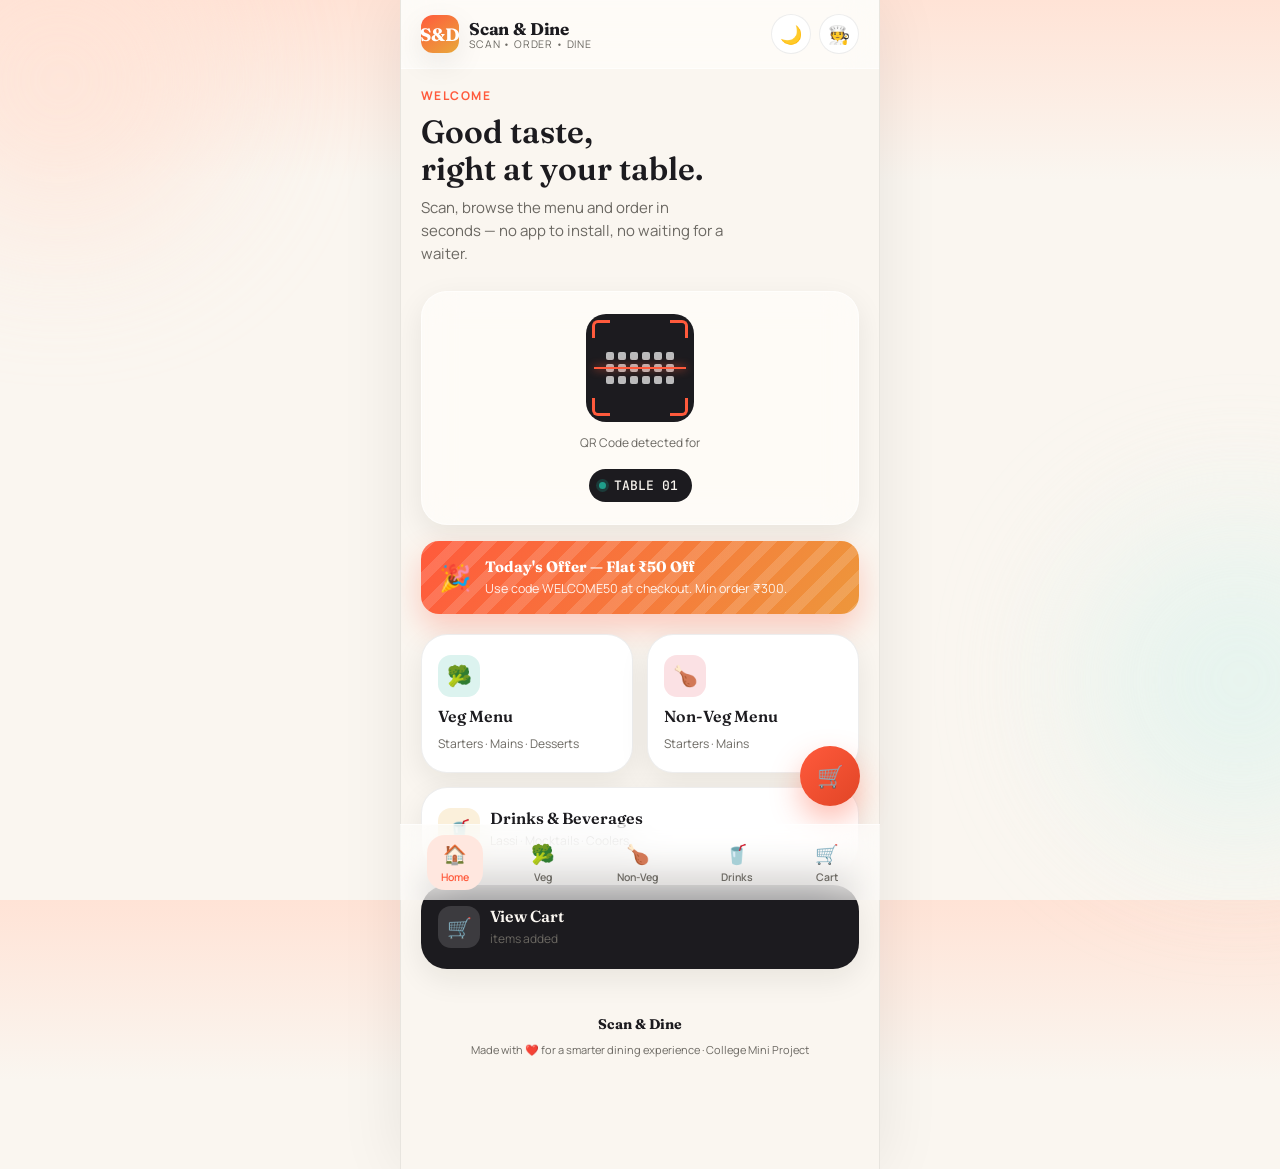
<file: Scan-And-Dine/index.html>
<!DOCTYPE html>
<html lang="en">
<head>
<meta charset="UTF-8">
<meta name="viewport" content="width=device-width, initial-scale=1.0">
<title>Scan & Dine — Scan • Order • Dine</title>
<meta name="description" content="Scan & Dine — a QR code based restaurant ordering system. Browse the menu, order and pay, all from your table.">
<link rel="stylesheet" href="css/style.css">
</head>
<body data-nav="home">

  <!-- Loading animation shown briefly on every page load -->
  <div class="loader-overlay">
    <div class="loader-mark">S&D</div>
    <p>Setting your table…</p>
  </div>

  <div class="app-shell">
    <div class="bg-blob b1"></div>
    <div class="bg-blob b2"></div>

    <!-- ============ TOPBAR ============ -->
    <header class="topbar">
      <div class="brand">
        <div class="brand-logo">S&D</div>
        <div>
          <div class="brand-name">Scan & Dine</div>
          <div class="brand-tag">Scan • Order • Dine</div>
        </div>
      </div>
      <div style="display:flex; gap:8px;">
        <button class="icon-btn theme-toggle" aria-label="Toggle dark mode">🌙</button>
        <a href="waiter-dashboard.html" class="icon-btn" aria-label="Waiter dashboard" title="Waiter Dashboard">🧑‍🍳</a>
      </div>
    </header>

    <!-- ============ HERO ============ -->
    <section class="hero">
      <div class="hero-eyebrow">Welcome</div>
      <h1>Good taste,<br>right at your table.</h1>
      <p class="lead">Scan, browse the menu and order in seconds — no app to install, no waiting for a waiter.</p>
    </section>

    <!-- ============ QR / TABLE DETECTION ============ -->
    <section class="scan-frame glass">
      <div class="scan-box">
        <div class="qr-dots">
          <i></i><i></i><i></i><i></i><i></i><i></i>
          <i></i><i></i><i></i><i></i><i></i><i></i>
          <i></i><i></i><i></i><i></i><i></i><i></i>
        </div>
        <div class="corner tl"></div><div class="corner tr"></div>
        <div class="corner bl"></div><div class="corner br"></div>
        <div class="scan-line"></div>
      </div>
      <p class="scan-label">QR Code detected for</p>
      <div class="table-chip" style="margin-top:8px;">
        <span class="dot"></span> TABLE <span class="js-table-number">01</span>
      </div>
    </section>

    <!-- ============ OFFER BANNER ============ -->
    <div class="offer-banner">
      <div class="offer-icon">🎉</div>
      <div class="offer-text">
        <strong>Today's Offer — Flat ₹50 Off</strong>
        <span>Use code WELCOME50 at checkout. Min order ₹300.</span>
      </div>
    </div>

    <!-- ============ CATEGORY GRID ============ -->
    <section class="menu-grid">
      <a href="veg-category.html" class="menu-tile card veg fade-up">
        <div class="tile-icon">🥦</div>
        <h3>Veg Menu</h3>
        <span class="count">Starters · Mains · Desserts</span>
      </a>
      <a href="nonveg-category.html" class="menu-tile card nonveg fade-up">
        <div class="tile-icon">🍗</div>
        <h3>Non-Veg Menu</h3>
        <span class="count">Starters · Mains</span>
      </a>
      <a href="drinks.html" class="menu-tile card drinks wide fade-up">
        <div class="tile-icon">🥤</div>
        <div>
          <h3>Drinks & Beverages</h3>
          <span class="count">Lassi · Mocktails · Coolers</span>
        </div>
      </a>
      <a href="cart.html" class="menu-tile card wide fade-up" style="background:var(--ink); color:var(--bg);">
        <div class="tile-icon" style="background:rgba(255,255,255,0.14);">🛒</div>
        <div>
          <h3 style="color:var(--bg);">View Cart</h3>
          <span class="count" style="color:var(--ink-soft);"><span class="cart-count-badge" style="display:inline-flex;position:static;border:none;">0</span> items added</span>
        </div>
      </a>
    </section>

    <footer class="app-footer">
      <div class="f-logo">Scan & Dine</div>
      <small>Made with ❤️ for a smarter dining experience · College Mini Project</small>
    </footer>
  </div>

  <!-- Floating cart button -->
  <a href="cart.html" class="fab" aria-label="View cart">
    🛒
    <span class="fab-badge cart-count-badge" style="display:none;">0</span>
  </a>

  <!-- ============ BOTTOM NAV ============ -->
  <nav class="bottom-nav">
    <div class="bottom-nav-inner">
      <a href="index.html" class="nav-item" data-page="home"><span class="nav-ic">🏠</span>Home</a>
      <a href="veg-category.html" class="nav-item" data-page="veg"><span class="nav-ic">🥦</span>Veg</a>
      <a href="nonveg-category.html" class="nav-item" data-page="nonveg"><span class="nav-ic">🍗</span>Non-Veg</a>
      <a href="drinks.html" class="nav-item" data-page="drinks"><span class="nav-ic">🥤</span>Drinks</a>
      <a href="cart.html" class="nav-item" data-page="cart"><span class="nav-ic">🛒</span>Cart</a>
    </div>
  </nav>

  <script src="js/app.js"></script>
</body>
</html>
</file>
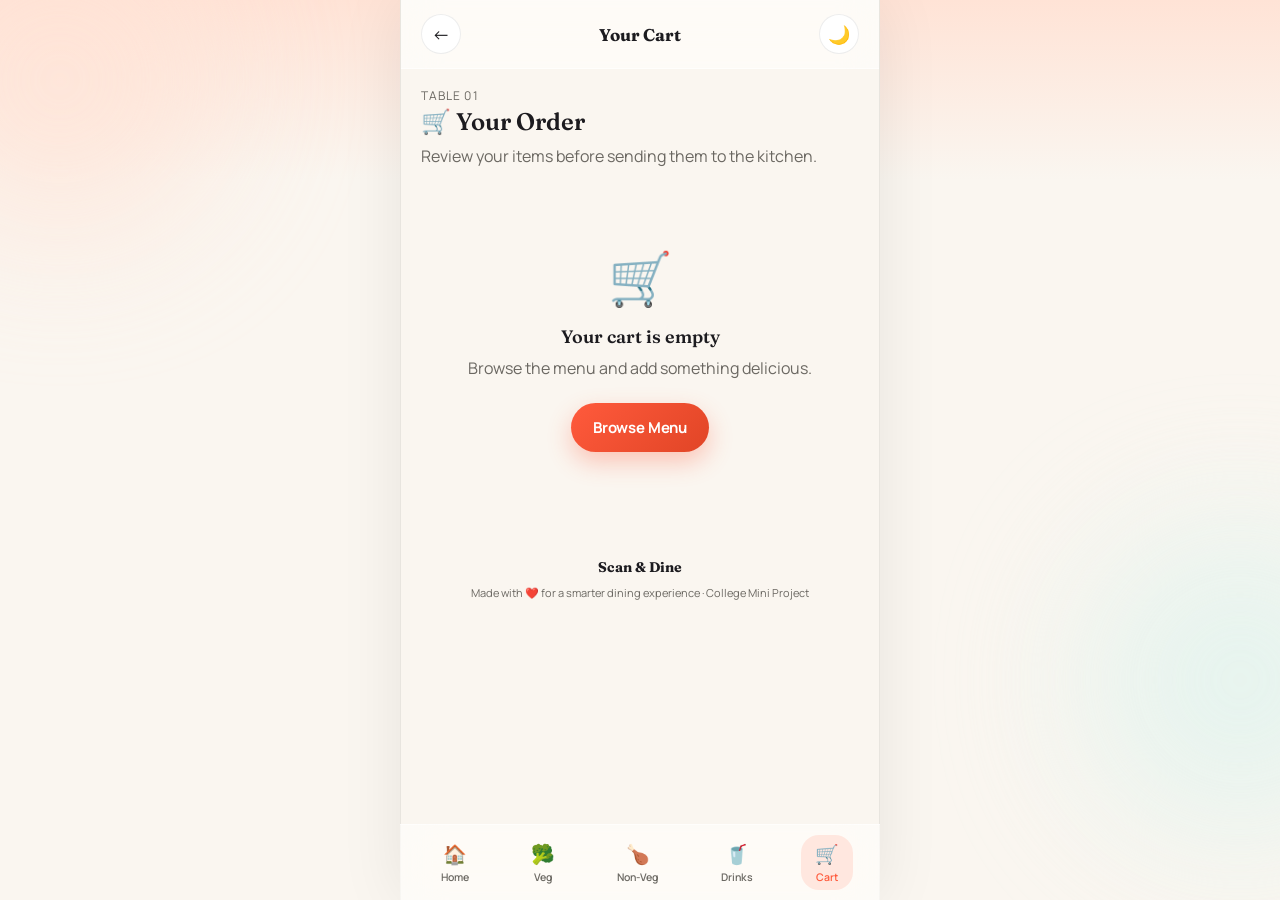
<file: Scan-And-Dine/cart.html>
<!DOCTYPE html>
<html lang="en">
<head>
<meta charset="UTF-8">
<meta name="viewport" content="width=device-width, initial-scale=1.0">
<title>Your Cart — Scan & Dine</title>
<link rel="stylesheet" href="css/style.css">
</head>
<body data-nav="cart">

  <div class="loader-overlay">
    <div class="loader-mark">S&D</div>
    <p>Fetching your cart…</p>
  </div>

  <div class="app-shell">
    <div class="bg-blob b1"></div>
    <div class="bg-blob b2"></div>

    <header class="topbar">
      <a href="index.html" class="icon-btn" aria-label="Back to home">←</a>
      <div class="brand-name">Your Cart</div>
      <button class="icon-btn theme-toggle" aria-label="Toggle dark mode">🌙</button>
    </header>

    <div class="page-header">
      <div class="crumb">Table <span class="js-table-number">01</span></div>
      <h1>🛒 Your Order</h1>
      <p>Review your items before sending them to the kitchen.</p>
    </div>

    <div id="cartList" class="item-list"></div>

    <div id="cartSummarySection">
      <div class="section-title">Cooking Instructions</div>
      <div class="instructions-box card">
        <textarea id="instructionsInput" class="field" rows="3" placeholder="e.g. Less spicy, no onion, allergic to peanuts…"></textarea>
      </div>

      <div class="section-title">Coupon Code</div>
      <div class="coupon-box card">
        <div class="coupon-row">
          <input id="couponInput" class="field" type="text" placeholder="Try SND10 or WELCOME50">
          <button id="applyCouponBtn" class="btn btn-secondary btn-sm">Apply</button>
        </div>
      </div>

      <div class="section-title">Bill Summary</div>
      <div id="billSummary" class="bill-summary"></div>

      <div class="action-row" style="padding-top:0;">
        <button id="clearCartBtn" class="btn btn-secondary btn-block">Clear Cart</button>
      </div>
      <div class="sticky-cta">
        <button id="placeOrderBtn" class="btn btn-primary btn-block">Place Order 🎉</button>
      </div>
    </div>

    <footer class="app-footer">
      <div class="f-logo">Scan & Dine</div>
      <small>Made with ❤️ for a smarter dining experience · College Mini Project</small>
    </footer>
  </div>

  <nav class="bottom-nav">
    <div class="bottom-nav-inner">
      <a href="index.html" class="nav-item" data-page="home"><span class="nav-ic">🏠</span>Home</a>
      <a href="veg-category.html" class="nav-item" data-page="veg"><span class="nav-ic">🥦</span>Veg</a>
      <a href="nonveg-category.html" class="nav-item" data-page="nonveg"><span class="nav-ic">🍗</span>Non-Veg</a>
      <a href="drinks.html" class="nav-item" data-page="drinks"><span class="nav-ic">🥤</span>Drinks</a>
      <a href="cart.html" class="nav-item" data-page="cart"><span class="nav-ic">🛒</span>Cart</a>
    </div>
  </nav>

  <script src="js/app.js"></script>
  <script src="js/cart.js"></script>
</body>
</html>
</file>
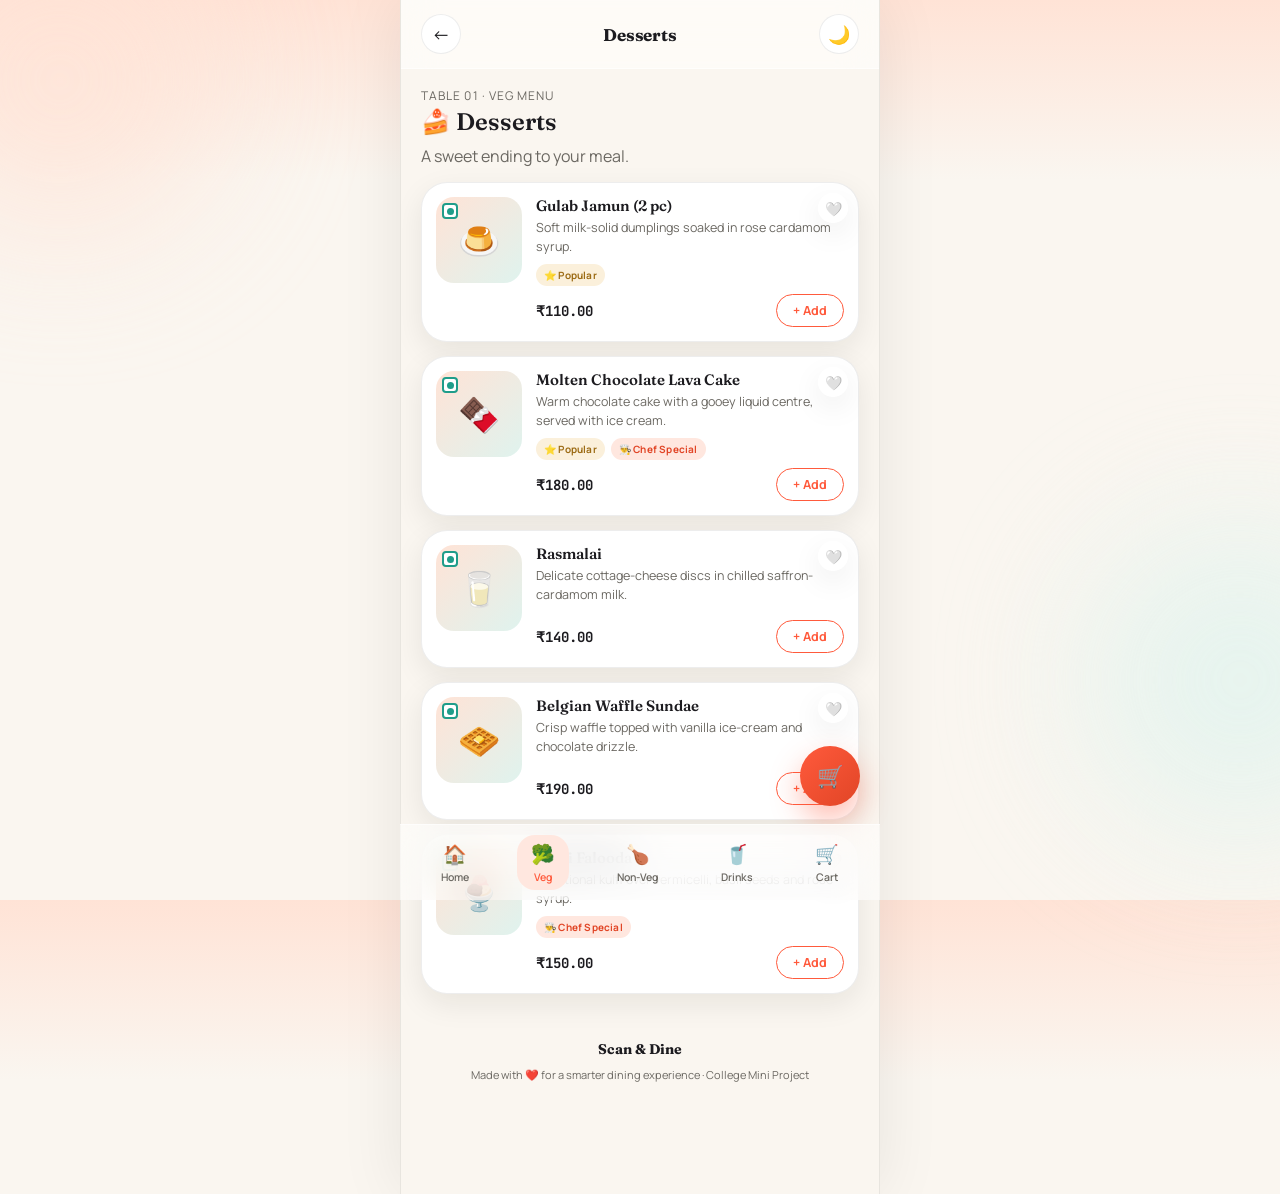
<file: Scan-And-Dine/desserts.html>
<!DOCTYPE html>
<html lang="en">
<head>
<meta charset="UTF-8">
<meta name="viewport" content="width=device-width, initial-scale=1.0">
<title>Desserts — Scan & Dine</title>
<link rel="stylesheet" href="css/style.css">
</head>
<body data-nav="veg">

  <div class="loader-overlay">
    <div class="loader-mark">S&D</div>
    <p>Plating up desserts…</p>
  </div>

  <div class="app-shell">
    <div class="bg-blob b1"></div>
    <div class="bg-blob b2"></div>

    <header class="topbar">
      <a href="veg-category.html" class="icon-btn" aria-label="Back">←</a>
      <div class="brand-name">Desserts</div>
      <button class="icon-btn theme-toggle" aria-label="Toggle dark mode">🌙</button>
    </header>

    <div class="page-header">
      <div class="crumb">Table <span class="js-table-number">01</span> · Veg Menu</div>
      <h1>🍰 Desserts</h1>
      <p>A sweet ending to your meal.</p>
    </div>

    <div id="itemList" class="item-list"></div>

    <footer class="app-footer">
      <div class="f-logo">Scan & Dine</div>
      <small>Made with ❤️ for a smarter dining experience · College Mini Project</small>
    </footer>
  </div>

  <a href="cart.html" class="fab" aria-label="View cart">
    🛒
    <span class="fab-badge cart-count-badge" style="display:none;">0</span>
  </a>

  <nav class="bottom-nav">
    <div class="bottom-nav-inner">
      <a href="index.html" class="nav-item" data-page="home"><span class="nav-ic">🏠</span>Home</a>
      <a href="veg-category.html" class="nav-item" data-page="veg"><span class="nav-ic">🥦</span>Veg</a>
      <a href="nonveg-category.html" class="nav-item" data-page="nonveg"><span class="nav-ic">🍗</span>Non-Veg</a>
      <a href="drinks.html" class="nav-item" data-page="drinks"><span class="nav-ic">🥤</span>Drinks</a>
      <a href="cart.html" class="nav-item" data-page="cart"><span class="nav-ic">🛒</span>Cart</a>
    </div>
  </nav>

  <script src="js/app.js"></script>
  <script>
    document.addEventListener('DOMContentLoaded', () => {
      renderMenuItems('#itemList', 'desserts');
    });
  </script>
</body>
</html>
</file>
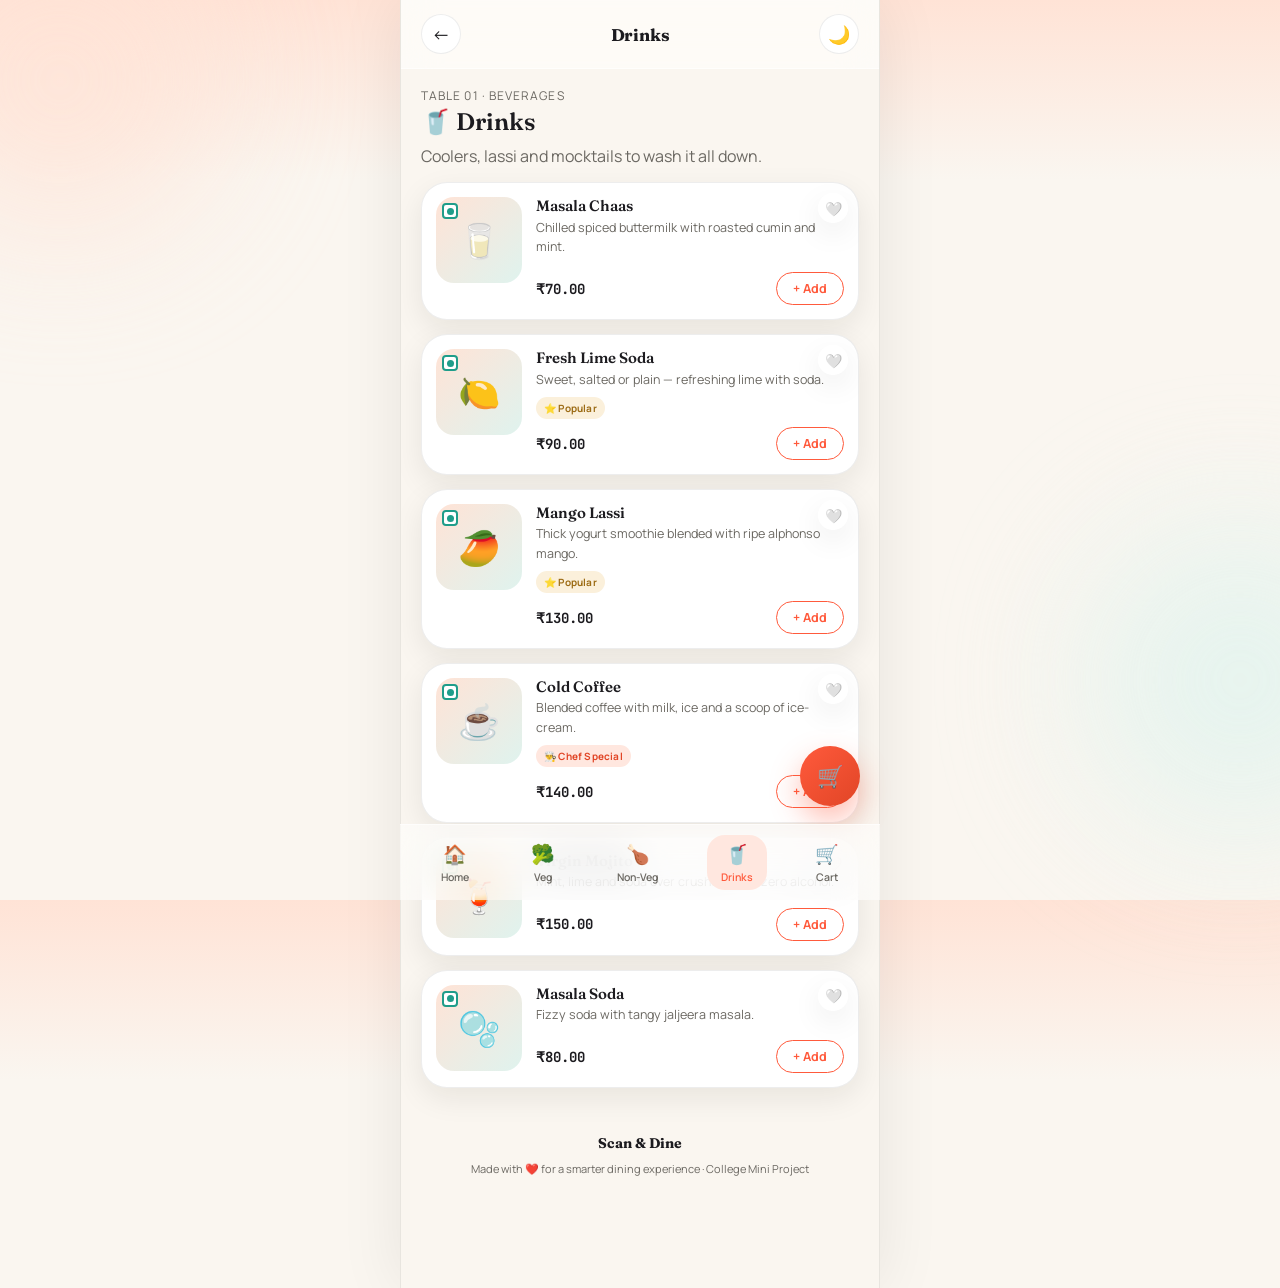
<file: Scan-And-Dine/drinks.html>
<!DOCTYPE html>
<html lang="en">
<head>
<meta charset="UTF-8">
<meta name="viewport" content="width=device-width, initial-scale=1.0">
<title>Drinks — Scan & Dine</title>
<link rel="stylesheet" href="css/style.css">
</head>
<body data-nav="drinks">

  <div class="loader-overlay">
    <div class="loader-mark">S&D</div>
    <p>Plating up drinks…</p>
  </div>

  <div class="app-shell">
    <div class="bg-blob b1"></div>
    <div class="bg-blob b2"></div>

    <header class="topbar">
      <a href="index.html" class="icon-btn" aria-label="Back">←</a>
      <div class="brand-name">Drinks</div>
      <button class="icon-btn theme-toggle" aria-label="Toggle dark mode">🌙</button>
    </header>

    <div class="page-header">
      <div class="crumb">Table <span class="js-table-number">01</span> · Beverages</div>
      <h1>🥤 Drinks</h1>
      <p>Coolers, lassi and mocktails to wash it all down.</p>
    </div>

    <div id="itemList" class="item-list"></div>

    <footer class="app-footer">
      <div class="f-logo">Scan & Dine</div>
      <small>Made with ❤️ for a smarter dining experience · College Mini Project</small>
    </footer>
  </div>

  <a href="cart.html" class="fab" aria-label="View cart">
    🛒
    <span class="fab-badge cart-count-badge" style="display:none;">0</span>
  </a>

  <nav class="bottom-nav">
    <div class="bottom-nav-inner">
      <a href="index.html" class="nav-item" data-page="home"><span class="nav-ic">🏠</span>Home</a>
      <a href="veg-category.html" class="nav-item" data-page="veg"><span class="nav-ic">🥦</span>Veg</a>
      <a href="nonveg-category.html" class="nav-item" data-page="nonveg"><span class="nav-ic">🍗</span>Non-Veg</a>
      <a href="drinks.html" class="nav-item" data-page="drinks"><span class="nav-ic">🥤</span>Drinks</a>
      <a href="cart.html" class="nav-item" data-page="cart"><span class="nav-ic">🛒</span>Cart</a>
    </div>
  </nav>

  <script src="js/app.js"></script>
  <script>
    document.addEventListener('DOMContentLoaded', () => {
      renderMenuItems('#itemList', 'drinks');
    });
  </script>
</body>
</html>
</file>
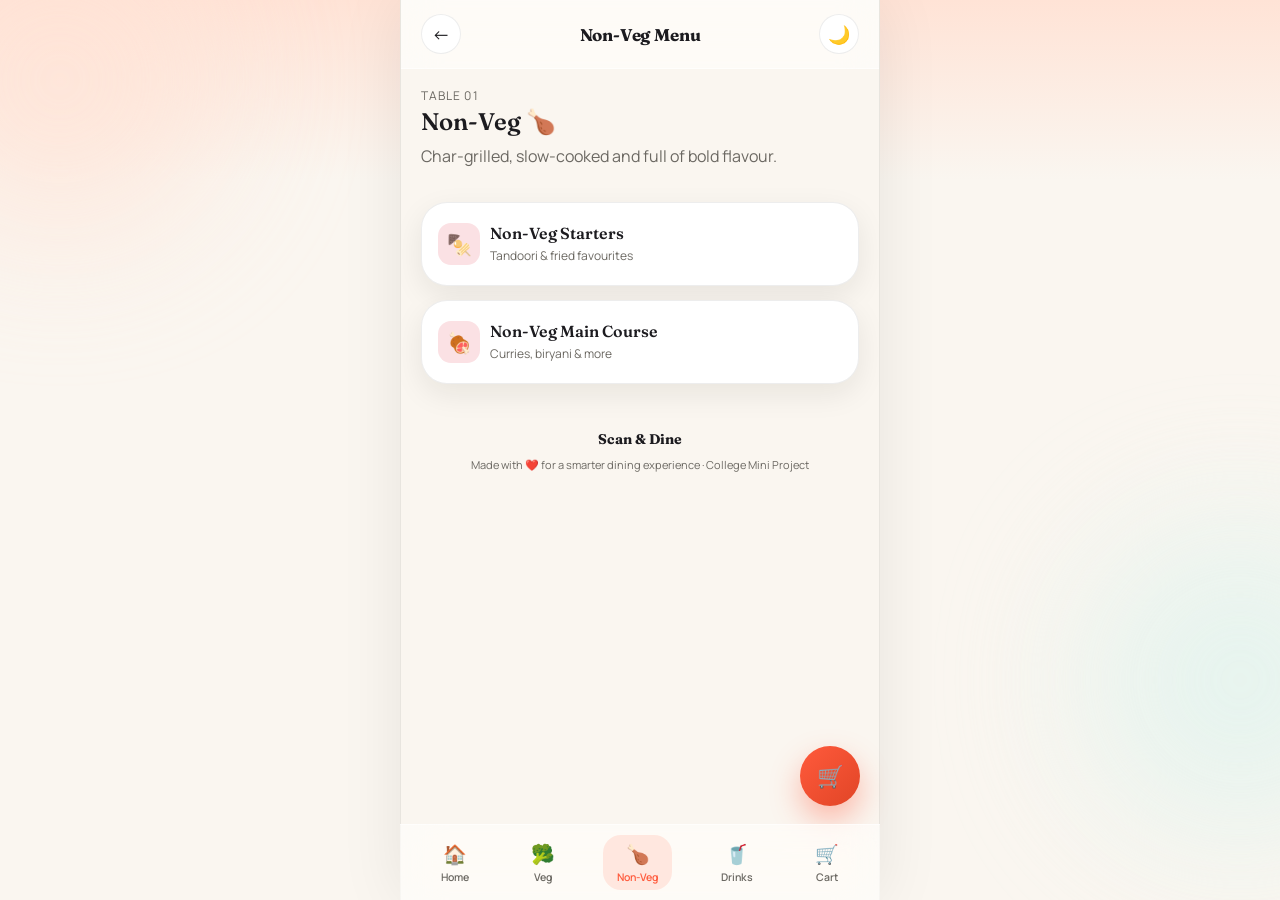
<file: Scan-And-Dine/nonveg-category.html>
<!DOCTYPE html>
<html lang="en">
<head>
<meta charset="UTF-8">
<meta name="viewport" content="width=device-width, initial-scale=1.0">
<title>Non-Veg Menu — Scan & Dine</title>
<link rel="stylesheet" href="css/style.css">
</head>
<body data-nav="nonveg">

  <div class="loader-overlay">
    <div class="loader-mark">S&D</div>
    <p>Loading non-veg menu…</p>
  </div>

  <div class="app-shell">
    <div class="bg-blob b1"></div>
    <div class="bg-blob b2"></div>

    <header class="topbar">
      <a href="index.html" class="icon-btn" aria-label="Back to home">←</a>
      <div class="brand-name">Non-Veg Menu</div>
      <button class="icon-btn theme-toggle" aria-label="Toggle dark mode">🌙</button>
    </header>

    <div class="page-header">
      <div class="crumb">Table <span class="js-table-number">01</span></div>
      <h1>Non-Veg 🍗</h1>
      <p>Char-grilled, slow-cooked and full of bold flavour.</p>
    </div>

    <section class="menu-grid">
      <a href="nonveg-starters.html" class="menu-tile card nonveg wide fade-up">
        <div class="tile-icon">🍢</div>
        <div>
          <h3>Non-Veg Starters</h3>
          <span class="count">Tandoori & fried favourites</span>
        </div>
      </a>
      <a href="nonveg-main-course.html" class="menu-tile card nonveg wide fade-up">
        <div class="tile-icon">🍖</div>
        <div>
          <h3>Non-Veg Main Course</h3>
          <span class="count">Curries, biryani & more</span>
        </div>
      </a>
    </section>

    <footer class="app-footer">
      <div class="f-logo">Scan & Dine</div>
      <small>Made with ❤️ for a smarter dining experience · College Mini Project</small>
    </footer>
  </div>

  <a href="cart.html" class="fab" aria-label="View cart">
    🛒
    <span class="fab-badge cart-count-badge" style="display:none;">0</span>
  </a>

  <nav class="bottom-nav">
    <div class="bottom-nav-inner">
      <a href="index.html" class="nav-item" data-page="home"><span class="nav-ic">🏠</span>Home</a>
      <a href="veg-category.html" class="nav-item" data-page="veg"><span class="nav-ic">🥦</span>Veg</a>
      <a href="nonveg-category.html" class="nav-item" data-page="nonveg"><span class="nav-ic">🍗</span>Non-Veg</a>
      <a href="drinks.html" class="nav-item" data-page="drinks"><span class="nav-ic">🥤</span>Drinks</a>
      <a href="cart.html" class="nav-item" data-page="cart"><span class="nav-ic">🛒</span>Cart</a>
    </div>
  </nav>

  <script src="js/app.js"></script>
</body>
</html>
</file>
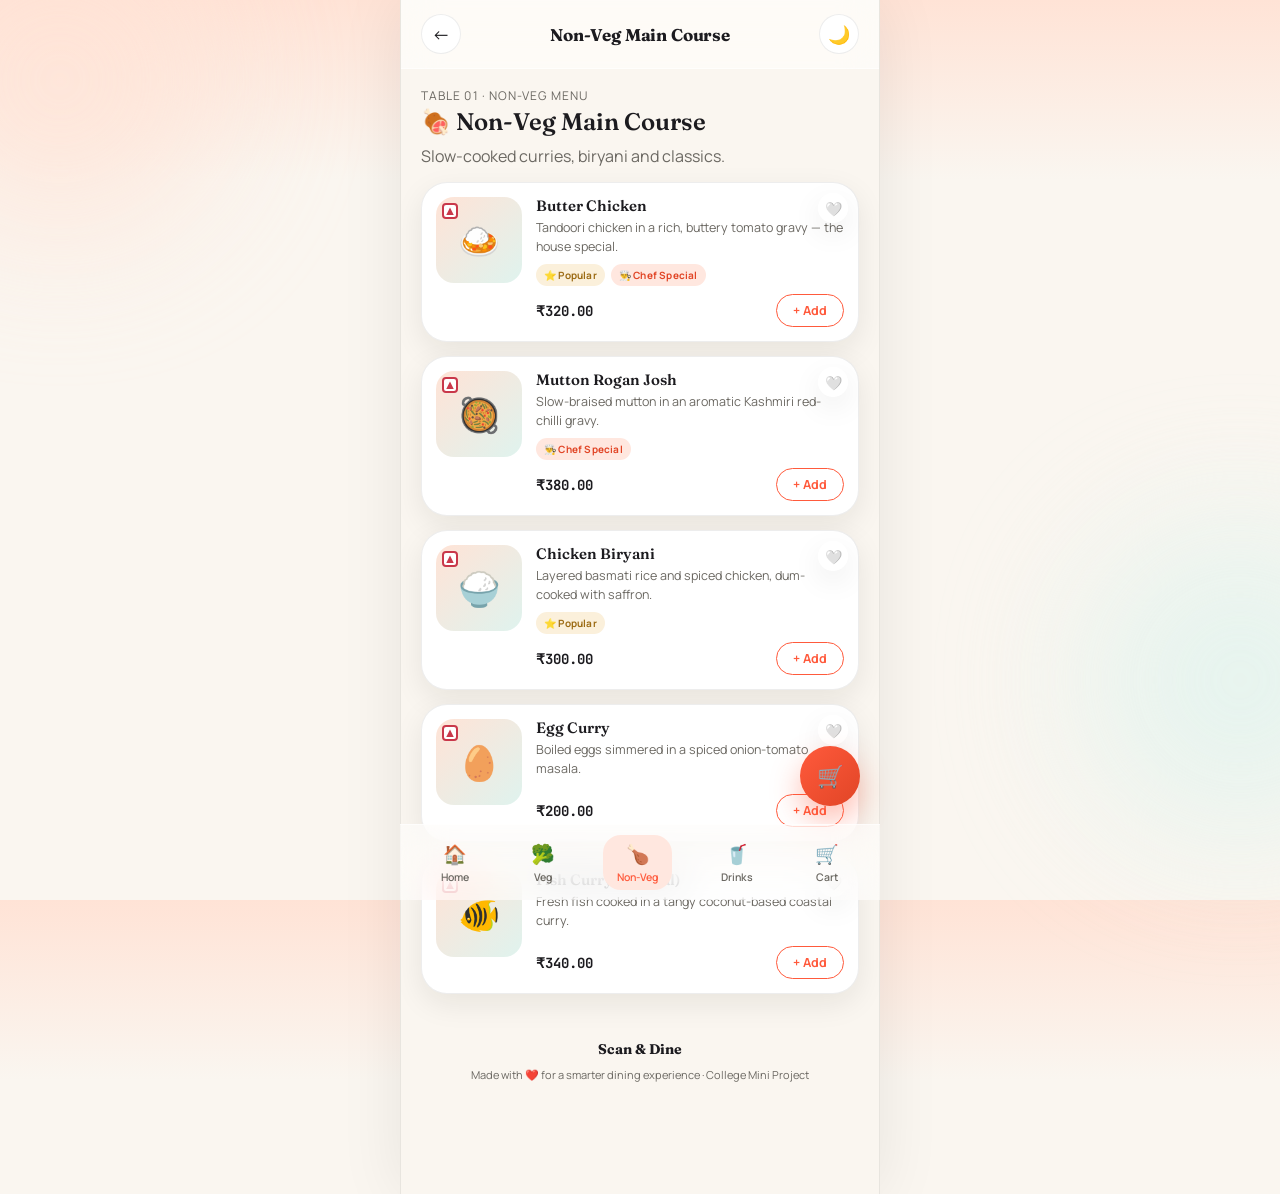
<file: Scan-And-Dine/nonveg-main-course.html>
<!DOCTYPE html>
<html lang="en">
<head>
<meta charset="UTF-8">
<meta name="viewport" content="width=device-width, initial-scale=1.0">
<title>Non-Veg Main Course — Scan & Dine</title>
<link rel="stylesheet" href="css/style.css">
</head>
<body data-nav="nonveg">

  <div class="loader-overlay">
    <div class="loader-mark">S&D</div>
    <p>Plating up non-veg main course…</p>
  </div>

  <div class="app-shell">
    <div class="bg-blob b1"></div>
    <div class="bg-blob b2"></div>

    <header class="topbar">
      <a href="nonveg-category.html" class="icon-btn" aria-label="Back">←</a>
      <div class="brand-name">Non-Veg Main Course</div>
      <button class="icon-btn theme-toggle" aria-label="Toggle dark mode">🌙</button>
    </header>

    <div class="page-header">
      <div class="crumb">Table <span class="js-table-number">01</span> · Non-Veg Menu</div>
      <h1>🍖 Non-Veg Main Course</h1>
      <p>Slow-cooked curries, biryani and classics.</p>
    </div>

    <div id="itemList" class="item-list"></div>

    <footer class="app-footer">
      <div class="f-logo">Scan & Dine</div>
      <small>Made with ❤️ for a smarter dining experience · College Mini Project</small>
    </footer>
  </div>

  <a href="cart.html" class="fab" aria-label="View cart">
    🛒
    <span class="fab-badge cart-count-badge" style="display:none;">0</span>
  </a>

  <nav class="bottom-nav">
    <div class="bottom-nav-inner">
      <a href="index.html" class="nav-item" data-page="home"><span class="nav-ic">🏠</span>Home</a>
      <a href="veg-category.html" class="nav-item" data-page="veg"><span class="nav-ic">🥦</span>Veg</a>
      <a href="nonveg-category.html" class="nav-item" data-page="nonveg"><span class="nav-ic">🍗</span>Non-Veg</a>
      <a href="drinks.html" class="nav-item" data-page="drinks"><span class="nav-ic">🥤</span>Drinks</a>
      <a href="cart.html" class="nav-item" data-page="cart"><span class="nav-ic">🛒</span>Cart</a>
    </div>
  </nav>

  <script src="js/app.js"></script>
  <script>
    document.addEventListener('DOMContentLoaded', () => {
      renderMenuItems('#itemList', 'nonvegMain');
    });
  </script>
</body>
</html>
</file>
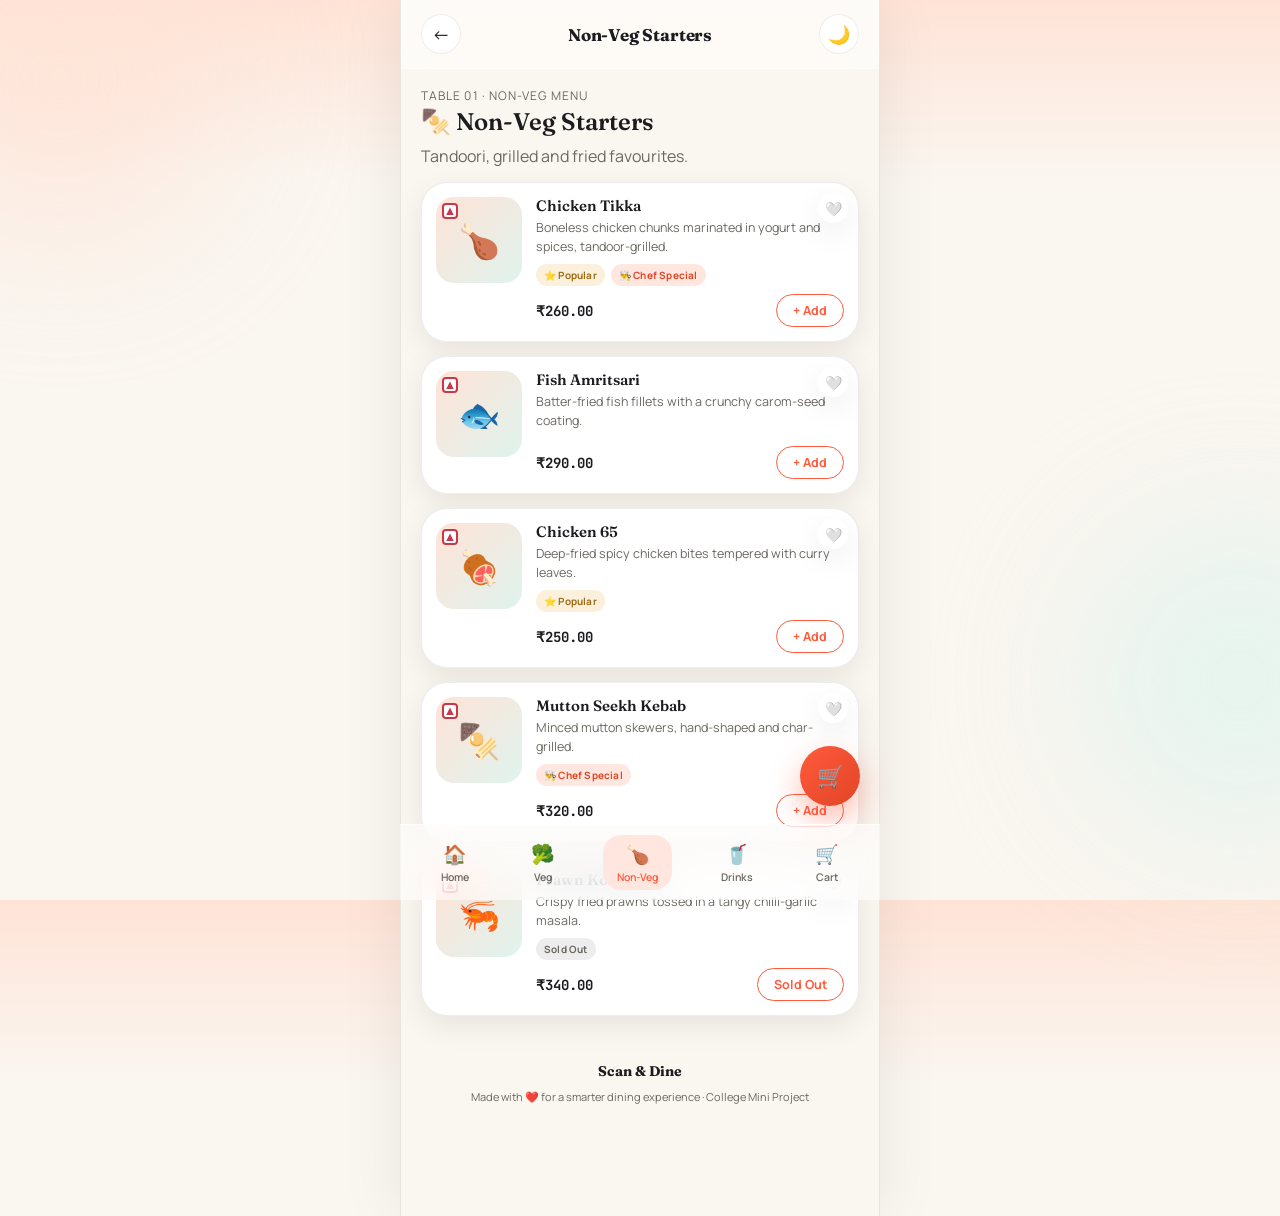
<file: Scan-And-Dine/nonveg-starters.html>
<!DOCTYPE html>
<html lang="en">
<head>
<meta charset="UTF-8">
<meta name="viewport" content="width=device-width, initial-scale=1.0">
<title>Non-Veg Starters — Scan & Dine</title>
<link rel="stylesheet" href="css/style.css">
</head>
<body data-nav="nonveg">

  <div class="loader-overlay">
    <div class="loader-mark">S&D</div>
    <p>Plating up non-veg starters…</p>
  </div>

  <div class="app-shell">
    <div class="bg-blob b1"></div>
    <div class="bg-blob b2"></div>

    <header class="topbar">
      <a href="nonveg-category.html" class="icon-btn" aria-label="Back">←</a>
      <div class="brand-name">Non-Veg Starters</div>
      <button class="icon-btn theme-toggle" aria-label="Toggle dark mode">🌙</button>
    </header>

    <div class="page-header">
      <div class="crumb">Table <span class="js-table-number">01</span> · Non-Veg Menu</div>
      <h1>🍢 Non-Veg Starters</h1>
      <p>Tandoori, grilled and fried favourites.</p>
    </div>

    <div id="itemList" class="item-list"></div>

    <footer class="app-footer">
      <div class="f-logo">Scan & Dine</div>
      <small>Made with ❤️ for a smarter dining experience · College Mini Project</small>
    </footer>
  </div>

  <a href="cart.html" class="fab" aria-label="View cart">
    🛒
    <span class="fab-badge cart-count-badge" style="display:none;">0</span>
  </a>

  <nav class="bottom-nav">
    <div class="bottom-nav-inner">
      <a href="index.html" class="nav-item" data-page="home"><span class="nav-ic">🏠</span>Home</a>
      <a href="veg-category.html" class="nav-item" data-page="veg"><span class="nav-ic">🥦</span>Veg</a>
      <a href="nonveg-category.html" class="nav-item" data-page="nonveg"><span class="nav-ic">🍗</span>Non-Veg</a>
      <a href="drinks.html" class="nav-item" data-page="drinks"><span class="nav-ic">🥤</span>Drinks</a>
      <a href="cart.html" class="nav-item" data-page="cart"><span class="nav-ic">🛒</span>Cart</a>
    </div>
  </nav>

  <script src="js/app.js"></script>
  <script>
    document.addEventListener('DOMContentLoaded', () => {
      renderMenuItems('#itemList', 'nonvegStarters');
    });
  </script>
</body>
</html>
</file>
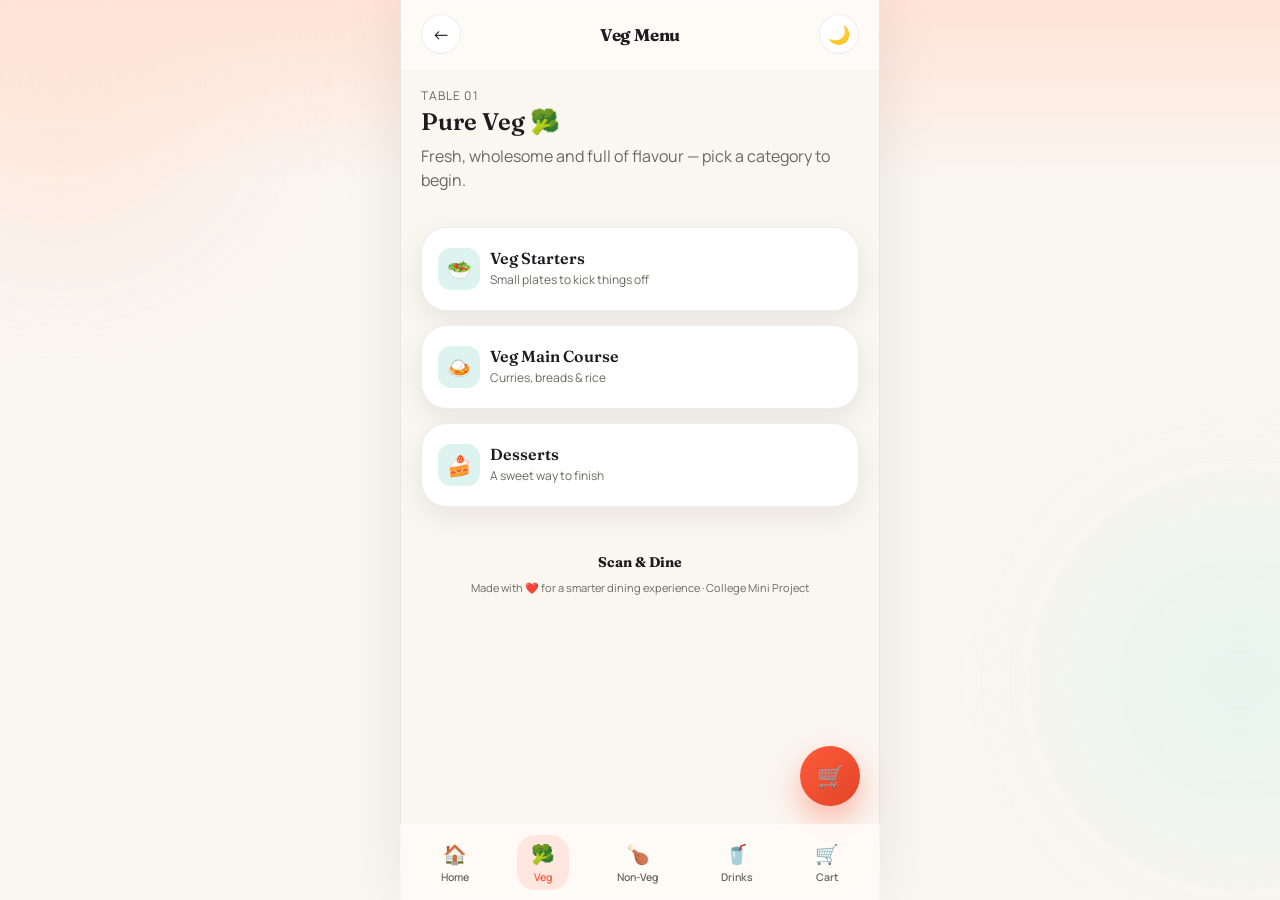
<file: Scan-And-Dine/veg-category.html>
<!DOCTYPE html>
<html lang="en">
<head>
<meta charset="UTF-8">
<meta name="viewport" content="width=device-width, initial-scale=1.0">
<title>Veg Menu — Scan & Dine</title>
<link rel="stylesheet" href="css/style.css">
</head>
<body data-nav="veg">

  <div class="loader-overlay">
    <div class="loader-mark">S&D</div>
    <p>Loading veg menu…</p>
  </div>

  <div class="app-shell">
    <div class="bg-blob b1"></div>
    <div class="bg-blob b2"></div>

    <header class="topbar">
      <a href="index.html" class="icon-btn" aria-label="Back to home">←</a>
      <div class="brand-name">Veg Menu</div>
      <button class="icon-btn theme-toggle" aria-label="Toggle dark mode">🌙</button>
    </header>

    <div class="page-header">
      <div class="crumb">Table <span class="js-table-number">01</span></div>
      <h1>Pure Veg 🥦</h1>
      <p>Fresh, wholesome and full of flavour — pick a category to begin.</p>
    </div>

    <section class="menu-grid">
      <a href="veg-starters.html" class="menu-tile card veg wide fade-up">
        <div class="tile-icon">🥗</div>
        <div>
          <h3>Veg Starters</h3>
          <span class="count">Small plates to kick things off</span>
        </div>
      </a>
      <a href="veg-main-course.html" class="menu-tile card veg wide fade-up">
        <div class="tile-icon">🍛</div>
        <div>
          <h3>Veg Main Course</h3>
          <span class="count">Curries, breads & rice</span>
        </div>
      </a>
      <a href="desserts.html" class="menu-tile card veg wide fade-up">
        <div class="tile-icon">🍰</div>
        <div>
          <h3>Desserts</h3>
          <span class="count">A sweet way to finish</span>
        </div>
      </a>
    </section>

    <footer class="app-footer">
      <div class="f-logo">Scan & Dine</div>
      <small>Made with ❤️ for a smarter dining experience · College Mini Project</small>
    </footer>
  </div>

  <a href="cart.html" class="fab" aria-label="View cart">
    🛒
    <span class="fab-badge cart-count-badge" style="display:none;">0</span>
  </a>

  <nav class="bottom-nav">
    <div class="bottom-nav-inner">
      <a href="index.html" class="nav-item" data-page="home"><span class="nav-ic">🏠</span>Home</a>
      <a href="veg-category.html" class="nav-item" data-page="veg"><span class="nav-ic">🥦</span>Veg</a>
      <a href="nonveg-category.html" class="nav-item" data-page="nonveg"><span class="nav-ic">🍗</span>Non-Veg</a>
      <a href="drinks.html" class="nav-item" data-page="drinks"><span class="nav-ic">🥤</span>Drinks</a>
      <a href="cart.html" class="nav-item" data-page="cart"><span class="nav-ic">🛒</span>Cart</a>
    </div>
  </nav>

  <script src="js/app.js"></script>
</body>
</html>
</file>
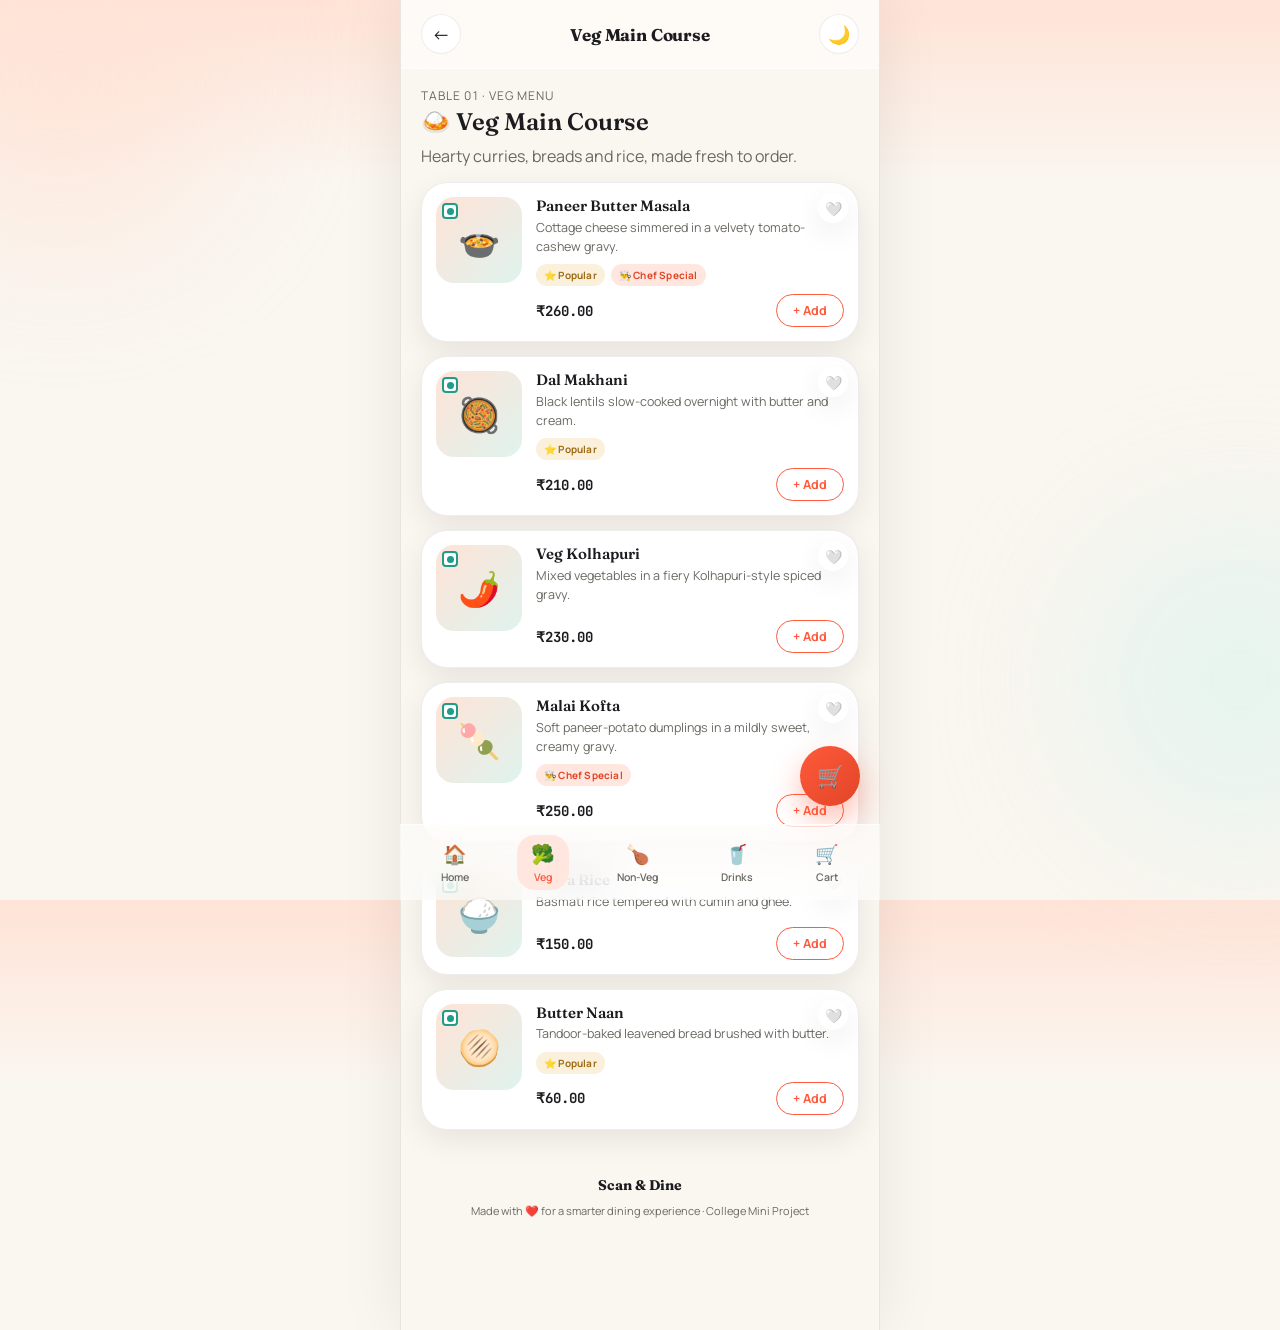
<file: Scan-And-Dine/veg-main-course.html>
<!DOCTYPE html>
<html lang="en">
<head>
<meta charset="UTF-8">
<meta name="viewport" content="width=device-width, initial-scale=1.0">
<title>Veg Main Course — Scan & Dine</title>
<link rel="stylesheet" href="css/style.css">
</head>
<body data-nav="veg">

  <div class="loader-overlay">
    <div class="loader-mark">S&D</div>
    <p>Plating up veg main course…</p>
  </div>

  <div class="app-shell">
    <div class="bg-blob b1"></div>
    <div class="bg-blob b2"></div>

    <header class="topbar">
      <a href="veg-category.html" class="icon-btn" aria-label="Back">←</a>
      <div class="brand-name">Veg Main Course</div>
      <button class="icon-btn theme-toggle" aria-label="Toggle dark mode">🌙</button>
    </header>

    <div class="page-header">
      <div class="crumb">Table <span class="js-table-number">01</span> · Veg Menu</div>
      <h1>🍛 Veg Main Course</h1>
      <p>Hearty curries, breads and rice, made fresh to order.</p>
    </div>

    <div id="itemList" class="item-list"></div>

    <footer class="app-footer">
      <div class="f-logo">Scan & Dine</div>
      <small>Made with ❤️ for a smarter dining experience · College Mini Project</small>
    </footer>
  </div>

  <a href="cart.html" class="fab" aria-label="View cart">
    🛒
    <span class="fab-badge cart-count-badge" style="display:none;">0</span>
  </a>

  <nav class="bottom-nav">
    <div class="bottom-nav-inner">
      <a href="index.html" class="nav-item" data-page="home"><span class="nav-ic">🏠</span>Home</a>
      <a href="veg-category.html" class="nav-item" data-page="veg"><span class="nav-ic">🥦</span>Veg</a>
      <a href="nonveg-category.html" class="nav-item" data-page="nonveg"><span class="nav-ic">🍗</span>Non-Veg</a>
      <a href="drinks.html" class="nav-item" data-page="drinks"><span class="nav-ic">🥤</span>Drinks</a>
      <a href="cart.html" class="nav-item" data-page="cart"><span class="nav-ic">🛒</span>Cart</a>
    </div>
  </nav>

  <script src="js/app.js"></script>
  <script>
    document.addEventListener('DOMContentLoaded', () => {
      renderMenuItems('#itemList', 'vegMain');
    });
  </script>
</body>
</html>
</file>
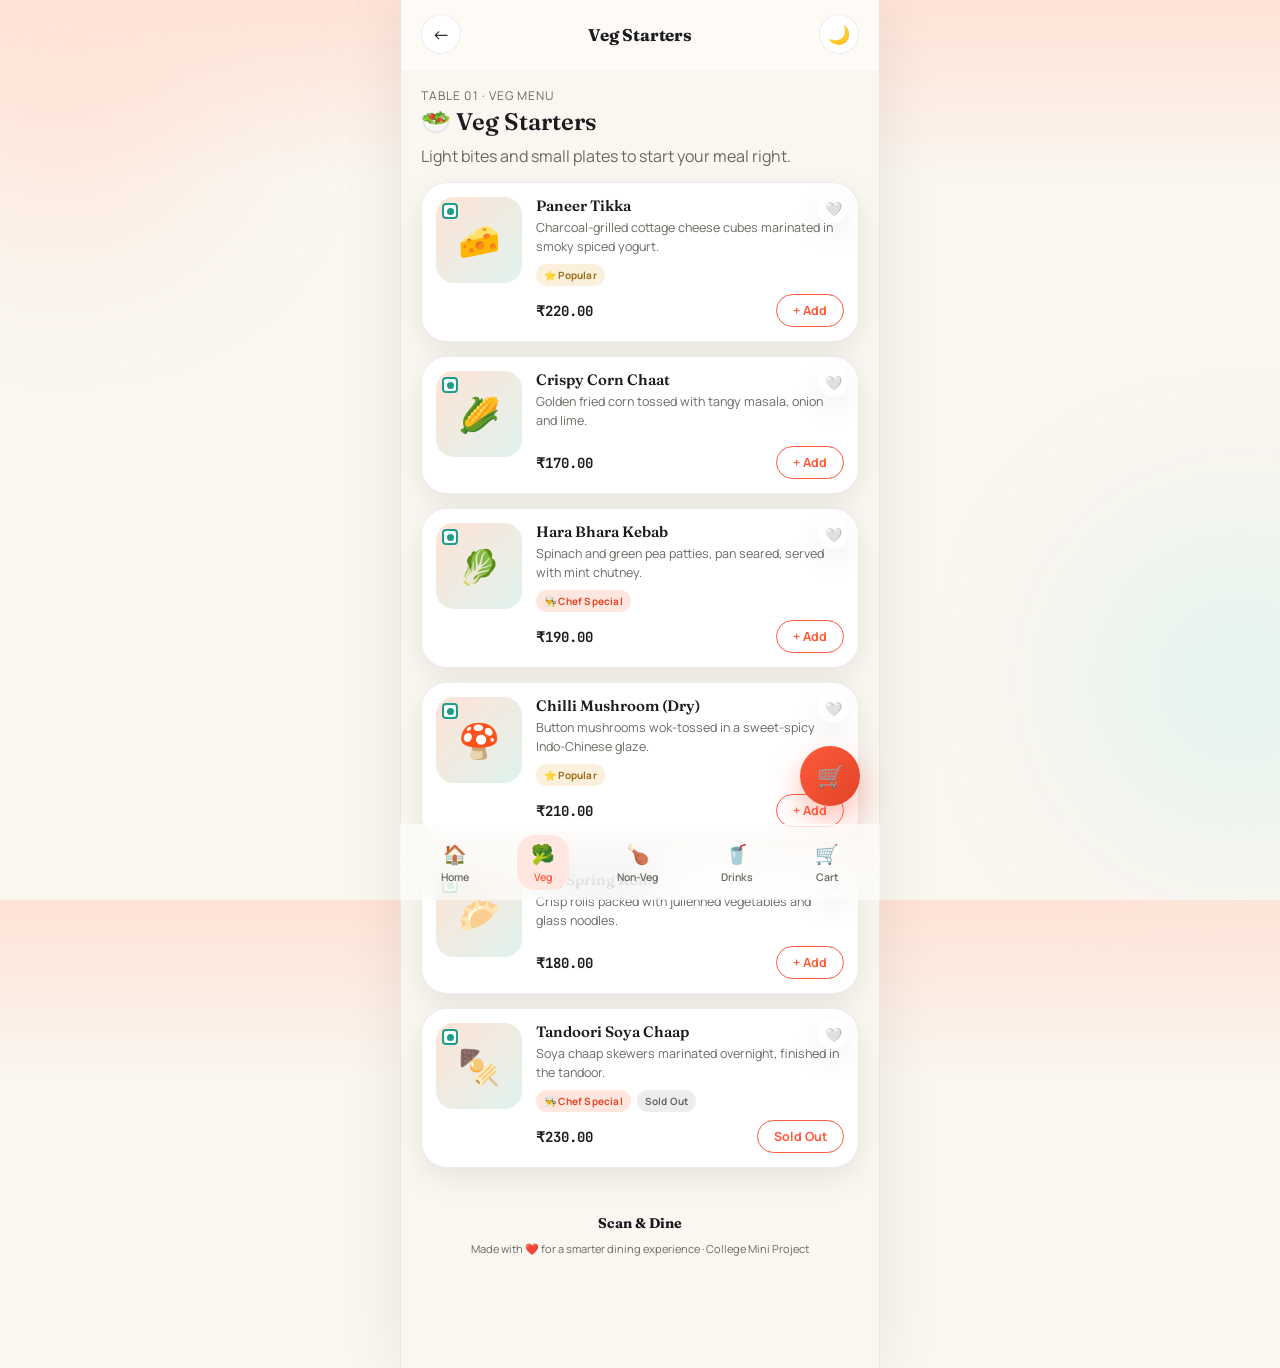
<file: Scan-And-Dine/veg-starters.html>
<!DOCTYPE html>
<html lang="en">
<head>
<meta charset="UTF-8">
<meta name="viewport" content="width=device-width, initial-scale=1.0">
<title>Veg Starters — Scan & Dine</title>
<link rel="stylesheet" href="css/style.css">
</head>
<body data-nav="veg">

  <div class="loader-overlay">
    <div class="loader-mark">S&D</div>
    <p>Plating up veg starters…</p>
  </div>

  <div class="app-shell">
    <div class="bg-blob b1"></div>
    <div class="bg-blob b2"></div>

    <header class="topbar">
      <a href="veg-category.html" class="icon-btn" aria-label="Back">←</a>
      <div class="brand-name">Veg Starters</div>
      <button class="icon-btn theme-toggle" aria-label="Toggle dark mode">🌙</button>
    </header>

    <div class="page-header">
      <div class="crumb">Table <span class="js-table-number">01</span> · Veg Menu</div>
      <h1>🥗 Veg Starters</h1>
      <p>Light bites and small plates to start your meal right.</p>
    </div>

    <div id="itemList" class="item-list"></div>

    <footer class="app-footer">
      <div class="f-logo">Scan & Dine</div>
      <small>Made with ❤️ for a smarter dining experience · College Mini Project</small>
    </footer>
  </div>

  <a href="cart.html" class="fab" aria-label="View cart">
    🛒
    <span class="fab-badge cart-count-badge" style="display:none;">0</span>
  </a>

  <nav class="bottom-nav">
    <div class="bottom-nav-inner">
      <a href="index.html" class="nav-item" data-page="home"><span class="nav-ic">🏠</span>Home</a>
      <a href="veg-category.html" class="nav-item" data-page="veg"><span class="nav-ic">🥦</span>Veg</a>
      <a href="nonveg-category.html" class="nav-item" data-page="nonveg"><span class="nav-ic">🍗</span>Non-Veg</a>
      <a href="drinks.html" class="nav-item" data-page="drinks"><span class="nav-ic">🥤</span>Drinks</a>
      <a href="cart.html" class="nav-item" data-page="cart"><span class="nav-ic">🛒</span>Cart</a>
    </div>
  </nav>

  <script src="js/app.js"></script>
  <script>
    document.addEventListener('DOMContentLoaded', () => {
      renderMenuItems('#itemList', 'vegStarters');
    });
  </script>
</body>
</html>
</file>
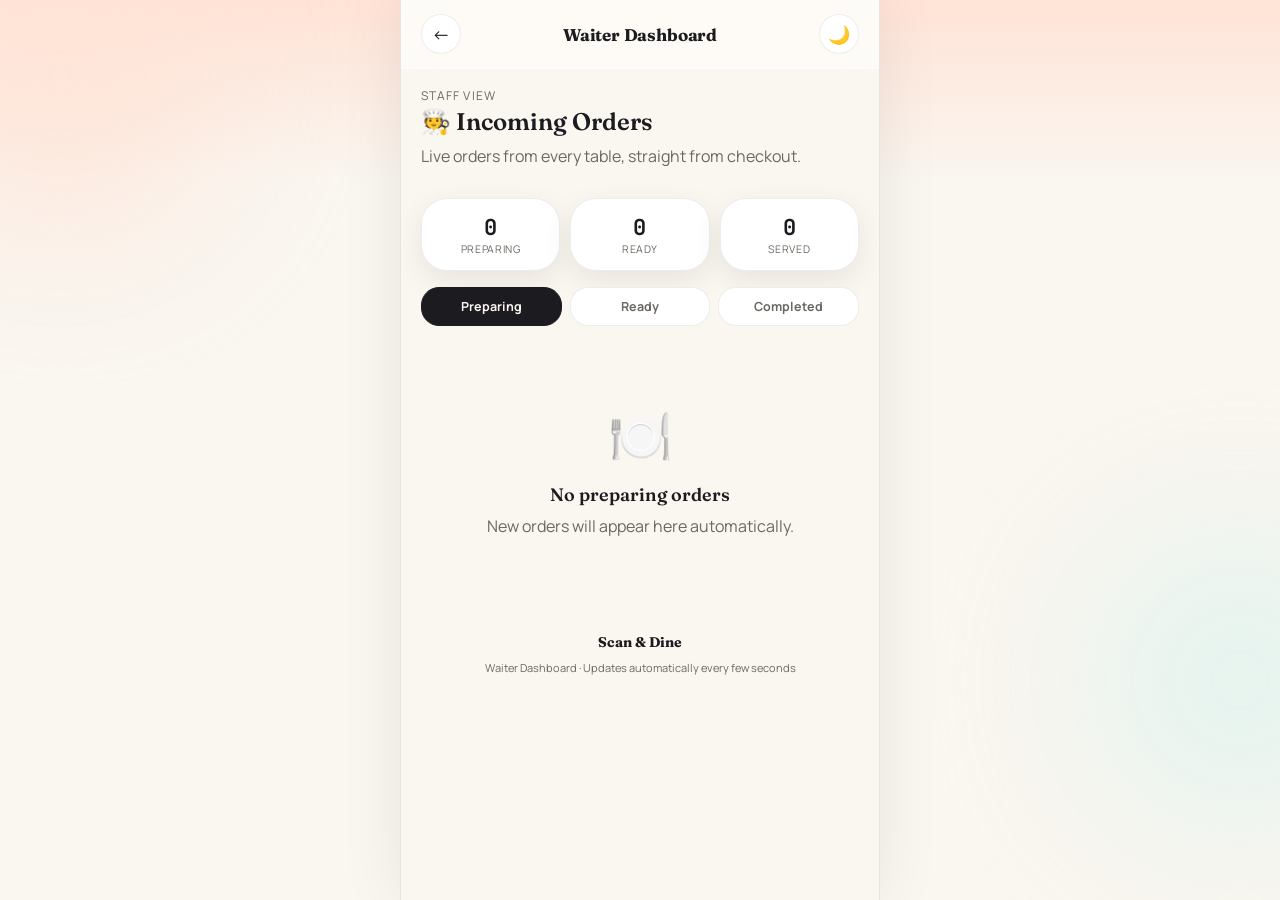
<file: Scan-And-Dine/waiter-dashboard.html>
<!DOCTYPE html>
<html lang="en">
<head>
<meta charset="UTF-8">
<meta name="viewport" content="width=device-width, initial-scale=1.0">
<title>Waiter Dashboard — Scan & Dine</title>
<link rel="stylesheet" href="css/style.css">
</head>
<body data-nav="dashboard">

  <div class="loader-overlay">
    <div class="loader-mark">S&D</div>
    <p>Opening kitchen queue…</p>
  </div>

  <div class="app-shell">
    <div class="bg-blob b1"></div>
    <div class="bg-blob b2"></div>

    <header class="topbar">
      <a href="index.html" class="icon-btn" aria-label="Back to home">←</a>
      <div>
        <div class="brand-name">Waiter Dashboard</div>
      </div>
      <button class="icon-btn theme-toggle" aria-label="Toggle dark mode">🌙</button>
    </header>

    <div class="page-header">
      <div class="crumb">Staff View</div>
      <h1>🧑‍🍳 Incoming Orders</h1>
      <p>Live orders from every table, straight from checkout.</p>
    </div>

    <div class="dash-stats">
      <div class="stat-card card">
        <div class="num" id="statPreparing">0</div>
        <div class="lbl">Preparing</div>
      </div>
      <div class="stat-card card">
        <div class="num" id="statReady">0</div>
        <div class="lbl">Ready</div>
      </div>
      <div class="stat-card card">
        <div class="num" id="statServed">0</div>
        <div class="lbl">Served</div>
      </div>
    </div>

    <div class="status-tabs">
      <div class="status-tab active" data-tab="preparing">Preparing</div>
      <div class="status-tab" data-tab="ready">Ready</div>
      <div class="status-tab" data-tab="served">Completed</div>
    </div>

    <div id="ordersList"></div>

    <footer class="app-footer">
      <div class="f-logo">Scan & Dine</div>
      <small>Waiter Dashboard · Updates automatically every few seconds</small>
    </footer>
  </div>

  <script src="js/app.js"></script>
  <script src="js/dashboard.js"></script>
</body>
</html>
</file>
<file: Scan-And-Dine/css/style.css>
/* ============================================================
   SCAN & DINE — CORE STYLESHEET
   Single external stylesheet for the whole app.
   Organised in sections — search for the ==== headers.
   ============================================================ */

/* ============================================================
   1. FONTS
   Loaded from Google Fonts when online; safe system stacks are
   used as fallback so the app still looks good fully offline.
   Fraunces  -> display / headings / logo (characterful serif)
   Manrope   -> body text / UI
   JetBrains Mono -> table numbers, order IDs, bill figures
   ============================================================ */
@import url('https://fonts.googleapis.com/css2?family=Fraunces:ital,opsz,wght@0,9..144,400;0,9..144,600;0,9..144,700;1,9..144,500&family=Manrope:wght@400;500;600;700;800&family=JetBrains+Mono:wght@400;500;700&display=swap');

/* ============================================================
   2. DESIGN TOKENS (CSS VARIABLES)
   ============================================================ */
:root {
  /* -- brand palette -- */
  --color-accent: #FF5A3C;          /* spiced chili — primary CTA / brand */
  --color-accent-dark: #E14526;
  --color-accent-soft: #FFE7DF;
  --color-teal: #1F9D8A;            /* veg badge / success */
  --color-teal-soft: #DCF3EF;
  --color-maroon: #C9384A;          /* non-veg badge */
  --color-maroon-soft: #FBE1E4;
  --color-gold: #E8A93B;            /* popular / chef special */
  --color-gold-soft: #FBF0DB;

  /* -- light theme surface -- */
  --bg: #FAF6F0;
  --bg-elevated: #FFFFFF;
  --bg-blob-1: #FFE3D6;
  --bg-blob-2: #DFF3EE;
  --ink: #1C1B1F;
  --ink-soft: #6B6862;
  --border: rgba(28, 27, 31, 0.08);
  --glass-bg: rgba(255, 255, 255, 0.55);
  --glass-border: rgba(255, 255, 255, 0.6);
  --shadow-soft: 0 10px 30px rgba(28, 20, 15, 0.08);
  --shadow-lift: 0 18px 40px rgba(28, 20, 15, 0.14);

  /* -- shape / motion -- */
  --radius-lg: 26px;
  --radius-md: 18px;
  --radius-sm: 12px;
  --radius-pill: 999px;
  --ease: cubic-bezier(0.22, 1, 0.36, 1);
  --dur: 0.35s;

  /* -- layout -- */
  --max-w: 480px; /* mobile-first "device" column, centers on desktop */
  --nav-h: 76px;
}

/* dark theme — toggled by adding data-theme="dark" on <html> */
html[data-theme="dark"] {
  --bg: #101218;
  --bg-elevated: #181B23;
  --bg-blob-1: #23150F;
  --bg-blob-2: #0F211D;
  --ink: #F3F1EC;
  --ink-soft: #A7A4A0;
  --border: rgba(255, 255, 255, 0.08);
  --glass-bg: rgba(255, 255, 255, 0.06);
  --glass-border: rgba(255, 255, 255, 0.12);
  --shadow-soft: 0 10px 30px rgba(0, 0, 0, 0.35);
  --shadow-lift: 0 18px 45px rgba(0, 0, 0, 0.5);
  --color-accent-soft: rgba(255, 90, 60, 0.16);
  --color-teal-soft: rgba(31, 157, 138, 0.16);
  --color-maroon-soft: rgba(201, 56, 74, 0.18);
  --color-gold-soft: rgba(232, 169, 59, 0.16);
}

/* ============================================================
   3. RESET
   ============================================================ */
*, *::before, *::after { box-sizing: border-box; }
html, body { height: 100%; }
body {
  margin: 0;
  font-family: 'Manrope', -apple-system, BlinkMacSystemFont, 'Segoe UI', sans-serif;
  background: var(--bg);
  color: var(--ink);
  -webkit-font-smoothing: antialiased;
  transition: background var(--dur) var(--ease), color var(--dur) var(--ease);
  min-height: 100vh;
}
h1, h2, h3, h4 { font-family: 'Fraunces', Georgia, serif; margin: 0 0 8px; line-height: 1.15; font-weight: 600; }
p { margin: 0 0 8px; color: var(--ink-soft); line-height: 1.55; }
a { color: inherit; text-decoration: none; }
ul { list-style: none; margin: 0; padding: 0; }
button { font-family: inherit; cursor: pointer; }
img { max-width: 100%; display: block; }
::selection { background: var(--color-accent); color: #fff; }

@media (prefers-reduced-motion: reduce) {
  *, *::before, *::after { animation-duration: 0.001ms !important; transition-duration: 0.001ms !important; }
}

:focus-visible {
  outline: 2px solid var(--color-accent);
  outline-offset: 3px;
  border-radius: 6px;
}

/* ============================================================
   4. APP SHELL / BACKGROUND
   Soft gradient blobs behind everything for the glass effect
   to have something to blur.
   ============================================================ */
.app-shell {
  position: relative;
  min-height: 100vh;
  max-width: var(--max-w);
  margin: 0 auto;
  overflow-x: hidden;
  padding-bottom: calc(var(--nav-h) + 24px);
  background: var(--bg);
}
.bg-blob {
  position: fixed;
  width: 320px;
  height: 320px;
  border-radius: 50%;
  filter: blur(70px);
  opacity: 0.7;
  z-index: 0;
  pointer-events: none;
}
.bg-blob.b1 { background: var(--bg-blob-1); top: -80px; left: -100px; }
.bg-blob.b2 { background: var(--bg-blob-2); bottom: 60px; right: -120px; }

/* ============================================================
   5. TOPBAR / HEADER
   ============================================================ */
.topbar {
  position: sticky;
  top: 0;
  z-index: 40;
  display: flex;
  align-items: center;
  justify-content: space-between;
  gap: 12px;
  padding: 14px 20px;
  background: var(--glass-bg);
  border-bottom: 1px solid var(--glass-border);
  backdrop-filter: blur(18px) saturate(160%);
  -webkit-backdrop-filter: blur(18px) saturate(160%);
}
.topbar .brand { display: flex; align-items: center; gap: 10px; }
.brand-logo {
  width: 38px; height: 38px; border-radius: 12px;
  background: linear-gradient(145deg, var(--color-accent), var(--color-gold));
  display: flex; align-items: center; justify-content: center;
  color: #fff; font-family: 'Fraunces', serif; font-weight: 700; font-size: 18px;
  box-shadow: var(--shadow-soft);
}
.brand-name { font-family: 'Fraunces', serif; font-weight: 700; font-size: 17px; letter-spacing: -0.01em; }
.brand-tag { font-size: 10.5px; color: var(--ink-soft); letter-spacing: 0.08em; text-transform: uppercase; margin-top: -2px; }
.icon-btn {
  width: 40px; height: 40px; border-radius: var(--radius-pill);
  display: flex; align-items: center; justify-content: center;
  border: 1px solid var(--border); background: var(--bg-elevated);
  color: var(--ink); font-size: 18px; position: relative;
  transition: transform var(--dur) var(--ease), box-shadow var(--dur) var(--ease);
}
.icon-btn:hover { transform: translateY(-2px); box-shadow: var(--shadow-soft); }
.icon-btn:active { transform: scale(0.94); }
.back-btn { display:flex; align-items:center; gap:8px; }

.page-header {
  padding: 18px 20px 6px;
  position: relative; z-index: 1;
}
.page-header h1 { font-size: 24px; }
.page-header .crumb { font-size: 12px; color: var(--ink-soft); text-transform: uppercase; letter-spacing: 0.09em; margin-bottom: 4px; }

/* ============================================================
   6. TABLE BADGE (signature "ticket" motif)
   Used to display table number — looks like a torn receipt tag.
   ============================================================ */
.table-chip {
  display: inline-flex; align-items: center; gap: 8px;
  background: var(--ink); color: var(--bg);
  font-family: 'JetBrains Mono', monospace;
  font-size: 13px; font-weight: 500;
  padding: 8px 14px 8px 10px;
  border-radius: var(--radius-pill);
  position: relative;
}
.table-chip .dot { width: 7px; height: 7px; border-radius: 50%; background: var(--color-teal); box-shadow: 0 0 0 3px rgba(31,157,138,0.25); }

/* ============================================================
   7. GLASS CARD
   ============================================================ */
.glass {
  background: var(--glass-bg);
  border: 1px solid var(--glass-border);
  backdrop-filter: blur(16px) saturate(160%);
  -webkit-backdrop-filter: blur(16px) saturate(160%);
  border-radius: var(--radius-lg);
  box-shadow: var(--shadow-soft);
}
.card {
  background: var(--bg-elevated);
  border: 1px solid var(--border);
  border-radius: var(--radius-lg);
  box-shadow: var(--shadow-soft);
  transition: transform var(--dur) var(--ease), box-shadow var(--dur) var(--ease);
}

/* ============================================================
   8. BUTTONS
   ============================================================ */
.btn {
  display: inline-flex; align-items: center; justify-content: center; gap: 8px;
  padding: 14px 22px;
  border-radius: var(--radius-pill);
  border: none;
  font-weight: 700;
  font-size: 15px;
  letter-spacing: -0.01em;
  transition: transform var(--dur) var(--ease), box-shadow var(--dur) var(--ease), opacity var(--dur) var(--ease);
  white-space: nowrap;
}
.btn:active { transform: scale(0.96); }
.btn-primary { background: linear-gradient(135deg, var(--color-accent), var(--color-accent-dark)); color: #fff; box-shadow: 0 10px 24px rgba(255,90,60,0.32); }
.btn-primary:hover { transform: translateY(-2px); box-shadow: 0 14px 30px rgba(255,90,60,0.4); }
.btn-secondary { background: var(--bg-elevated); color: var(--ink); border: 1px solid var(--border); }
.btn-secondary:hover { transform: translateY(-2px); box-shadow: var(--shadow-soft); }
.btn-ghost { background: transparent; color: var(--color-accent); padding: 10px 14px; }
.btn-block { width: 100%; }
.btn-sm { padding: 9px 14px; font-size: 13px; }
.btn:disabled { opacity: 0.45; cursor: not-allowed; transform: none !important; }

.fab {
  position: fixed; z-index: 45;
  right: max(20px, calc((100vw - var(--max-w)) / 2 + 20px));
  bottom: calc(var(--nav-h) + 18px);
  width: 60px; height: 60px; border-radius: 50%;
  background: linear-gradient(135deg, var(--color-accent), var(--color-accent-dark));
  color: #fff; display: flex; align-items: center; justify-content: center;
  font-size: 22px; box-shadow: 0 14px 30px rgba(255,90,60,0.4);
  animation: floatIn 0.5s var(--ease);
}
.fab .fab-badge {
  position: absolute; top: -4px; right: -4px;
  background: var(--ink); color: var(--bg);
  font-family: 'JetBrains Mono', monospace;
  font-size: 11px; font-weight: 700;
  width: 22px; height: 22px; border-radius: 50%;
  display: flex; align-items: center; justify-content: center;
  border: 2px solid var(--bg);
}

/* ============================================================
   9. HOME PAGE SPECIFIC
   ============================================================ */
.hero {
  position: relative; z-index: 1;
  padding: 18px 20px 8px;
  text-align: left;
}
.hero-eyebrow { font-size: 12px; letter-spacing: 0.12em; text-transform: uppercase; color: var(--color-accent); font-weight: 700; margin-bottom: 10px; }
.hero h1 { font-size: 32px; }
.hero p.lead { font-size: 15px; max-width: 34ch; }

.offer-banner {
  margin: 16px 20px 0;
  padding: 16px 18px;
  border-radius: var(--radius-md);
  background: linear-gradient(120deg, var(--color-accent) 0%, var(--color-gold) 130%);
  color: #fff;
  display: flex; align-items: center; gap: 14px;
  position: relative; overflow: hidden; z-index: 1;
  box-shadow: 0 14px 30px rgba(255,90,60,0.28);
}
.offer-banner::after {
  content: ""; position: absolute; inset: 0;
  background-image: repeating-linear-gradient(135deg, rgba(255,255,255,0.14) 0 10px, transparent 10px 22px);
}
.offer-banner .offer-icon { font-size: 26px; z-index: 1; }
.offer-banner .offer-text { z-index: 1; }
.offer-banner .offer-text strong { display: block; font-family: 'Fraunces', serif; font-size: 15px; }
.offer-banner .offer-text span { font-size: 12.5px; opacity: 0.9; }

.menu-grid {
  display: grid; grid-template-columns: 1fr 1fr;
  gap: 14px; padding: 20px;
  position: relative; z-index: 1;
}
.menu-tile {
  padding: 20px 16px; text-align: left;
  display: flex; flex-direction: column; gap: 10px;
  min-height: 128px;
  position: relative; overflow: hidden;
}
.menu-tile .tile-icon {
  width: 42px; height: 42px; border-radius: 13px;
  display: flex; align-items: center; justify-content: center;
  font-size: 20px;
}
.menu-tile.veg .tile-icon { background: var(--color-teal-soft); }
.menu-tile.nonveg .tile-icon { background: var(--color-maroon-soft); }
.menu-tile.drinks .tile-icon { background: var(--color-gold-soft); }
.menu-tile:hover { transform: translateY(-4px); box-shadow: var(--shadow-lift); }
.menu-tile h3 { font-size: 16px; margin: 0; }
.menu-tile span.count { font-size: 12px; color: var(--ink-soft); }
.menu-tile.wide { grid-column: 1 / -1; flex-direction: row; align-items: center; min-height: auto; }

/* ============================================================
   10. BOTTOM NAV
   ============================================================ */
.bottom-nav {
  position: fixed; left: 0; right: 0; bottom: 0; z-index: 50;
  display: flex; justify-content: center;
}
.bottom-nav-inner {
  width: 100%; max-width: var(--max-w);
  display: flex; justify-content: space-around; align-items: center;
  height: var(--nav-h);
  padding: 8px 10px calc(8px + env(safe-area-inset-bottom));
  background: var(--glass-bg);
  border-top: 1px solid var(--glass-border);
  backdrop-filter: blur(20px) saturate(160%);
  -webkit-backdrop-filter: blur(20px) saturate(160%);
}
.nav-item {
  display: flex; flex-direction: column; align-items: center; gap: 3px;
  font-size: 10.5px; color: var(--ink-soft); font-weight: 600;
  padding: 6px 14px; border-radius: var(--radius-md);
  transition: color var(--dur) var(--ease), background var(--dur) var(--ease);
  position: relative;
}
.nav-item .nav-ic { font-size: 19px; }
.nav-item.active { color: var(--color-accent); background: var(--color-accent-soft); }
.nav-item .nav-dot { position: absolute; top: 2px; right: 10px; width: 7px; height: 7px; border-radius: 50%; background: var(--color-accent); }
.nav-item .cart-count-badge {
  position: absolute; top: 0px; right: 6px;
  min-width: 16px; height: 16px; padding: 0 3px;
  border-radius: 50%; background: var(--color-accent); color: #fff;
  font-size: 9.5px; font-weight: 800; font-family: 'JetBrains Mono', monospace;
  align-items: center; justify-content: center; display: none;
  border: 2px solid var(--bg);
}

/* ============================================================
   11. FOOD ITEM CARDS
   ============================================================ */
.category-scroller {
  display: flex; gap: 10px; overflow-x: auto; padding: 4px 20px 18px;
  position: relative; z-index: 1;
}
.category-scroller::-webkit-scrollbar { display: none; }
.chip-filter {
  flex: none; padding: 9px 16px; border-radius: var(--radius-pill);
  background: var(--bg-elevated); border: 1px solid var(--border);
  font-size: 13px; font-weight: 600; color: var(--ink-soft);
}
.chip-filter.active { background: var(--ink); color: var(--bg); border-color: var(--ink); }

.item-list { display: flex; flex-direction: column; gap: 14px; padding: 0 20px 20px; position: relative; z-index: 1; }

.food-card {
  display: flex; gap: 14px; padding: 14px; position: relative;
}
.food-card:hover { transform: translateY(-3px); box-shadow: var(--shadow-lift); }
.food-card .thumb {
  width: 86px; height: 86px; border-radius: var(--radius-md);
  flex: none; overflow: hidden; position: relative;
  background: linear-gradient(135deg, var(--bg-blob-1), var(--bg-blob-2));
}
.food-card .thumb img { width: 100%; height: 100%; object-fit: cover; }
.food-card .thumb .veg-mark {
  position: absolute; top: 6px; left: 6px;
  width: 16px; height: 16px; border-radius: 4px;
  border: 2px solid var(--color-teal); background: #fff;
  display: flex; align-items: center; justify-content: center;
}
.food-card .thumb .veg-mark.non { border-color: var(--color-maroon); }
.food-card .thumb .veg-mark::after { content: ""; width: 7px; height: 7px; border-radius: 50%; background: var(--color-teal); }
.food-card .thumb .veg-mark.non::after { background: var(--color-maroon); border-radius: 0; clip-path: polygon(50% 0, 100% 100%, 0 100%); width: 8px; height: 8px; }

.food-card .info { flex: 1; min-width: 0; }
.food-card .info .top-row { display: flex; justify-content: space-between; align-items: flex-start; gap: 8px; }
.food-card h4 { font-size: 15px; margin: 0 0 3px; }
.food-card .desc { font-size: 12.5px; margin: 0 0 8px; display: -webkit-box; -webkit-line-clamp: 2; -webkit-box-orient: vertical; overflow: hidden; }
.food-card .price { font-family: 'JetBrains Mono', monospace; font-weight: 700; font-size: 14px; color: var(--ink); }
.food-card .badges { display: flex; gap: 6px; flex-wrap: wrap; margin-bottom: 8px; }
.badge {
  font-size: 10px; font-weight: 700; letter-spacing: 0.02em;
  padding: 4px 8px; border-radius: var(--radius-pill);
  display: inline-flex; align-items: center; gap: 3px;
}
.badge.popular { background: var(--color-gold-soft); color: #9C6B14; }
.badge.chef { background: var(--color-accent-soft); color: var(--color-accent-dark); }
.badge.unavailable { background: var(--border); color: var(--ink-soft); }
.food-card .bottom-row { display: flex; justify-content: space-between; align-items: center; }

.add-btn {
  border: 1.5px solid var(--color-accent); color: var(--color-accent); background: var(--bg-elevated);
  padding: 7px 16px; border-radius: var(--radius-pill); font-weight: 700; font-size: 12.5px;
  transition: all var(--dur) var(--ease);
}
.add-btn:hover { background: var(--color-accent); color: #fff; }
.add-btn.in-cart { background: var(--color-accent); color: #fff; }

.stepper {
  display: flex; align-items: center; gap: 10px;
  background: var(--color-accent); color: #fff;
  border-radius: var(--radius-pill); padding: 4px 6px;
}
.stepper button { width: 24px; height: 24px; border-radius: 50%; background: rgba(255,255,255,0.2); color: #fff; border: none; font-size: 15px; display:flex;align-items:center;justify-content:center; }
.stepper span { min-width: 16px; text-align: center; font-weight: 700; font-size: 13px; font-family: 'JetBrains Mono', monospace; }

.favorite-btn {
  position: absolute; top: 10px; right: 10px; z-index: 2;
  width: 30px; height: 30px; border-radius: 50%;
  background: rgba(255,255,255,0.85); color: var(--color-maroon);
  display: flex; align-items: center; justify-content: center; font-size: 14px;
  border: none; box-shadow: var(--shadow-soft);
}

/* ============================================================
   12. CART PAGE
   ============================================================ */
.cart-item { display: flex; gap: 12px; padding: 14px; align-items: center; }
.cart-item .thumb { width: 60px; height: 60px; border-radius: var(--radius-sm); background: linear-gradient(135deg, var(--bg-blob-1), var(--bg-blob-2)); flex: none; overflow: hidden; }
.cart-item .thumb img { width: 100%; height: 100%; object-fit: cover; }
.cart-item .info { flex: 1; min-width: 0; }
.cart-item h4 { font-size: 14px; margin: 0 0 2px; }
.cart-item .unit-price { font-size: 12px; color: var(--ink-soft); }
.remove-x { background: none; border: none; color: var(--ink-soft); font-size: 16px; padding: 6px; }
.remove-x:hover { color: var(--color-maroon); }

.section-title { font-size: 12px; text-transform: uppercase; letter-spacing: 0.09em; color: var(--ink-soft); font-weight: 700; padding: 0 20px; margin: 22px 0 10px; }

.instructions-box, .coupon-box { margin: 0 20px 16px; padding: 16px; }
textarea.field, input.field {
  width: 100%; border: 1px solid var(--border); background: var(--bg);
  border-radius: var(--radius-sm); padding: 12px 14px; font-family: inherit; font-size: 13.5px; color: var(--ink);
  resize: vertical;
}
textarea.field:focus, input.field:focus { border-color: var(--color-accent); }
.coupon-row { display: flex; gap: 8px; }
.coupon-row input { flex: 1; }
.coupon-applied { display:flex; align-items:center; gap:8px; color: var(--color-teal); font-weight: 700; font-size: 13px; margin-top: 8px; }

.bill-summary { margin: 0 20px 16px; padding: 18px; }
.bill-row { display: flex; justify-content: space-between; font-size: 13.5px; padding: 6px 0; color: var(--ink-soft); }
.bill-row.total { color: var(--ink); font-weight: 800; font-size: 17px; padding-top: 12px; border-top: 1px dashed var(--border); margin-top: 6px; font-family: 'JetBrains Mono', monospace; }
.bill-row .val { font-family: 'JetBrains Mono', monospace; color: var(--ink); }

.sticky-cta { position: sticky; bottom: calc(var(--nav-h) + 12px); z-index: 30; padding: 0 20px; margin-top: 10px; }

.empty-state { text-align: center; padding: 60px 30px; position: relative; z-index: 1; }
.empty-state .emoji { font-size: 52px; margin-bottom: 14px; }
.empty-state h3 { font-size: 18px; }

/* ============================================================
   13. BILL / RECEIPT PAGE — perforated ticket signature
   ============================================================ */
.receipt {
  margin: 20px; padding: 26px 22px; position: relative; z-index: 1;
  background: var(--bg-elevated);
  border-radius: var(--radius-lg);
  box-shadow: var(--shadow-lift);
  font-family: 'JetBrains Mono', monospace;
}
.receipt-scallop {
  height: 14px; margin: 0 -22px 18px;
  background-image: radial-gradient(circle at 10px 0, transparent 9px, var(--bg-elevated) 9.5px);
  background-size: 20px 20px;
  background-repeat: repeat-x;
  background-position: top;
}
.receipt-top { text-align: center; margin-bottom: 14px; font-family: 'Fraunces', serif; }
.receipt-top .r-logo { font-size: 26px; }
.receipt-top h2 { font-size: 18px; margin: 6px 0 2px; }
.receipt-top small { font-family: 'Manrope', sans-serif; color: var(--ink-soft); font-size: 11px; }
.receipt-meta { display: grid; grid-template-columns: 1fr 1fr; gap: 6px 10px; font-size: 11.5px; color: var(--ink-soft); border-top: 1px dashed var(--border); border-bottom: 1px dashed var(--border); padding: 12px 0; margin-bottom: 12px; }
.receipt-meta b { color: var(--ink); display: block; font-size: 12.5px; }
.receipt-line { display: flex; justify-content: space-between; font-size: 12.5px; padding: 5px 0; }
.receipt-line .rname { color: var(--ink); }
.receipt-line .rsub { color: var(--ink-soft); font-size: 10.5px; }
.receipt-total { border-top: 1px dashed var(--border); margin-top: 10px; padding-top: 10px; }
.receipt-grand { display: flex; justify-content: space-between; font-size: 18px; font-weight: 700; padding-top: 8px; }
.receipt-thanks { text-align: center; margin-top: 18px; font-family: 'Fraunces', serif; font-style: italic; color: var(--ink-soft); font-size: 13px; }
.receipt-barcode { height: 34px; margin: 16px 0 4px; background: repeating-linear-gradient(90deg, var(--ink) 0 2px, transparent 2px 5px); opacity: 0.85; }

.action-row { display: flex; gap: 10px; padding: 0 20px 20px; position: relative; z-index: 1; }

/* ============================================================
   14. WAITER DASHBOARD
   ============================================================ */
.dash-stats { display: grid; grid-template-columns: repeat(3, 1fr); gap: 10px; padding: 16px 20px; position: relative; z-index: 1; }
.stat-card { padding: 14px; text-align: center; }
.stat-card .num { font-family: 'JetBrains Mono', monospace; font-size: 22px; font-weight: 700; }
.stat-card .lbl { font-size: 10.5px; color: var(--ink-soft); text-transform: uppercase; letter-spacing: 0.06em; }

.status-tabs { display: flex; gap: 8px; padding: 0 20px 14px; position: relative; z-index: 1; }
.status-tab { flex: 1; text-align: center; padding: 10px 6px; border-radius: var(--radius-md); background: var(--bg-elevated); border: 1px solid var(--border); font-size: 12.5px; font-weight: 700; color: var(--ink-soft); }
.status-tab.active { background: var(--ink); color: var(--bg); border-color: var(--ink); }

.order-card { margin: 0 20px 14px; padding: 16px; position: relative; z-index: 1; }
.order-card .oc-head { display: flex; justify-content: space-between; align-items: center; margin-bottom: 10px; }
.order-card .oc-table { font-family: 'JetBrains Mono', monospace; font-weight: 700; font-size: 15px; }
.order-card .oc-time { font-size: 11.5px; color: var(--ink-soft); }
.status-pill { font-size: 10.5px; font-weight: 700; padding: 5px 11px; border-radius: var(--radius-pill); text-transform: uppercase; letter-spacing: 0.04em; }
.status-pill.preparing { background: var(--color-gold-soft); color: #9C6B14; }
.status-pill.ready { background: var(--color-teal-soft); color: var(--color-teal); }
.status-pill.served { background: var(--border); color: var(--ink-soft); }
.order-card .oc-items { font-size: 12.5px; color: var(--ink-soft); margin: 10px 0; padding: 10px 0; border-top: 1px dashed var(--border); border-bottom: 1px dashed var(--border); }
.order-card .oc-items div { display: flex; justify-content: space-between; padding: 3px 0; }
.order-card .oc-foot { display: flex; justify-content: space-between; align-items: center; gap: 10px; }
.order-card .oc-total { font-family: 'JetBrains Mono', monospace; font-weight: 700; }

/* ============================================================
   15. TOASTS
   ============================================================ */
.toast-stack {
  position: fixed; top: 16px; left: 50%; transform: translateX(-50%);
  z-index: 100; display: flex; flex-direction: column; gap: 8px;
  width: min(90vw, 360px);
}
.toast {
  display: flex; align-items: center; gap: 10px;
  background: var(--ink); color: var(--bg);
  padding: 13px 16px; border-radius: var(--radius-md);
  font-size: 13.5px; font-weight: 600;
  box-shadow: var(--shadow-lift);
  animation: toastIn 0.35s var(--ease);
}
.toast.success { background: var(--color-teal); color: #fff; }
.toast.error { background: var(--color-maroon); color: #fff; }
.toast .t-ic { font-size: 16px; }

/* ============================================================
   16. LOADER
   ============================================================ */
.loader-overlay {
  position: fixed; inset: 0; z-index: 200;
  background: var(--bg);
  display: flex; flex-direction: column; align-items: center; justify-content: center; gap: 16px;
  transition: opacity 0.4s var(--ease);
}
.loader-mark {
  width: 56px; height: 56px; border-radius: 18px;
  background: linear-gradient(145deg, var(--color-accent), var(--color-gold));
  display: flex; align-items: center; justify-content: center;
  color: #fff; font-family: 'Fraunces', serif; font-weight: 700; font-size: 24px;
  animation: pulse 1.1s ease-in-out infinite;
}
.loader-overlay p { font-size: 12.5px; letter-spacing: 0.08em; text-transform: uppercase; color: var(--ink-soft); }

/* ============================================================
   17. FOOTER
   ============================================================ */
.app-footer { text-align: center; padding: 26px 20px 10px; position: relative; z-index: 1; }
.app-footer .f-logo { font-family: 'Fraunces', serif; font-weight: 700; font-size: 14px; margin-bottom: 4px; }
.app-footer small { font-size: 11px; color: var(--ink-soft); }

/* ============================================================
   18. QR SCAN SPLASH (index.html first-load animation)
   ============================================================ */
.scan-frame {
  margin: 10px 20px 0; padding: 22px; text-align: center; position: relative; z-index: 1;
}
.scan-box {
  width: 108px; height: 108px; margin: 0 auto 12px; position: relative;
  border-radius: 20px; background: var(--ink); overflow: hidden;
  display: flex; align-items: center; justify-content: center;
}
.scan-box .corner { position: absolute; width: 18px; height: 18px; border: 3px solid var(--color-accent); }
.scan-box .corner.tl { top: 6px; left: 6px; border-right: none; border-bottom: none; border-radius: 6px 0 0 0; }
.scan-box .corner.tr { top: 6px; right: 6px; border-left: none; border-bottom: none; border-radius: 0 6px 0 0; }
.scan-box .corner.bl { bottom: 6px; left: 6px; border-right: none; border-top: none; border-radius: 0 0 0 6px; }
.scan-box .corner.br { bottom: 6px; right: 6px; border-left: none; border-top: none; border-radius: 0 0 6px 0; }
.scan-box .scan-line {
  position: absolute; left: 8px; right: 8px; height: 2px;
  background: var(--color-accent); box-shadow: 0 0 8px var(--color-accent);
  animation: scanMove 1.8s ease-in-out infinite;
}
.scan-box .qr-dots { display: grid; grid-template-columns: repeat(6,1fr); gap: 4px; padding: 14px; }
.scan-box .qr-dots i { width: 8px; height: 8px; background: rgba(255,255,255,0.7); border-radius: 2px; }
.scan-frame .scan-label { font-size: 12px; color: var(--ink-soft); }

/* ============================================================
   19. ANIMATIONS
   ============================================================ */
@keyframes scanMove { 0%,100% { top: 10%; } 50% { top: 85%; } }
@keyframes pulse { 0%,100% { transform: scale(1); } 50% { transform: scale(1.08); } }
@keyframes toastIn { from { opacity: 0; transform: translateY(-14px); } to { opacity: 1; transform: translateY(0); } }
@keyframes floatIn { from { opacity: 0; transform: translateY(20px) scale(0.9); } to { opacity: 1; transform: translateY(0) scale(1); } }
@keyframes fadeUp { from { opacity: 0; transform: translateY(14px); } to { opacity: 1; transform: translateY(0); } }
.fade-up { animation: fadeUp 0.5s var(--ease) both; }
.fade-up:nth-child(1) { animation-delay: 0.02s; }
.fade-up:nth-child(2) { animation-delay: 0.07s; }
.fade-up:nth-child(3) { animation-delay: 0.12s; }
.fade-up:nth-child(4) { animation-delay: 0.17s; }
.fade-up:nth-child(5) { animation-delay: 0.22s; }
@keyframes shake { 10%,90% { transform: translateX(-1px); } 20%,80% { transform: translateX(2px); } 30%,50%,70% { transform: translateX(-4px); } 40%,60% { transform: translateX(4px); } }
.shake { animation: shake 0.5s; }

/* ============================================================
   20. RESPONSIVE
   ============================================================ */
/* Waiter dashboard has no bottom customer-nav, so it doesn't need the extra bottom padding */
body[data-nav="dashboard"] .app-shell { padding-bottom: 24px; }

@media (min-width: 481px) {
  body { background: linear-gradient(180deg, var(--bg-blob-1) 0%, var(--bg) 20%); }
  .app-shell { box-shadow: 0 0 60px rgba(0,0,0,0.08); border-left: 1px solid var(--border); border-right: 1px solid var(--border); }
}
@media (min-width: 860px) {
  .menu-grid { grid-template-columns: repeat(2, 1fr); }
}
@media print {
  .topbar, .bottom-nav, .action-row, .fab, .toast-stack { display: none !important; }
  .app-shell { max-width: 100%; padding-bottom: 0; }
  .receipt { box-shadow: none; margin: 0; }
}
</file>
